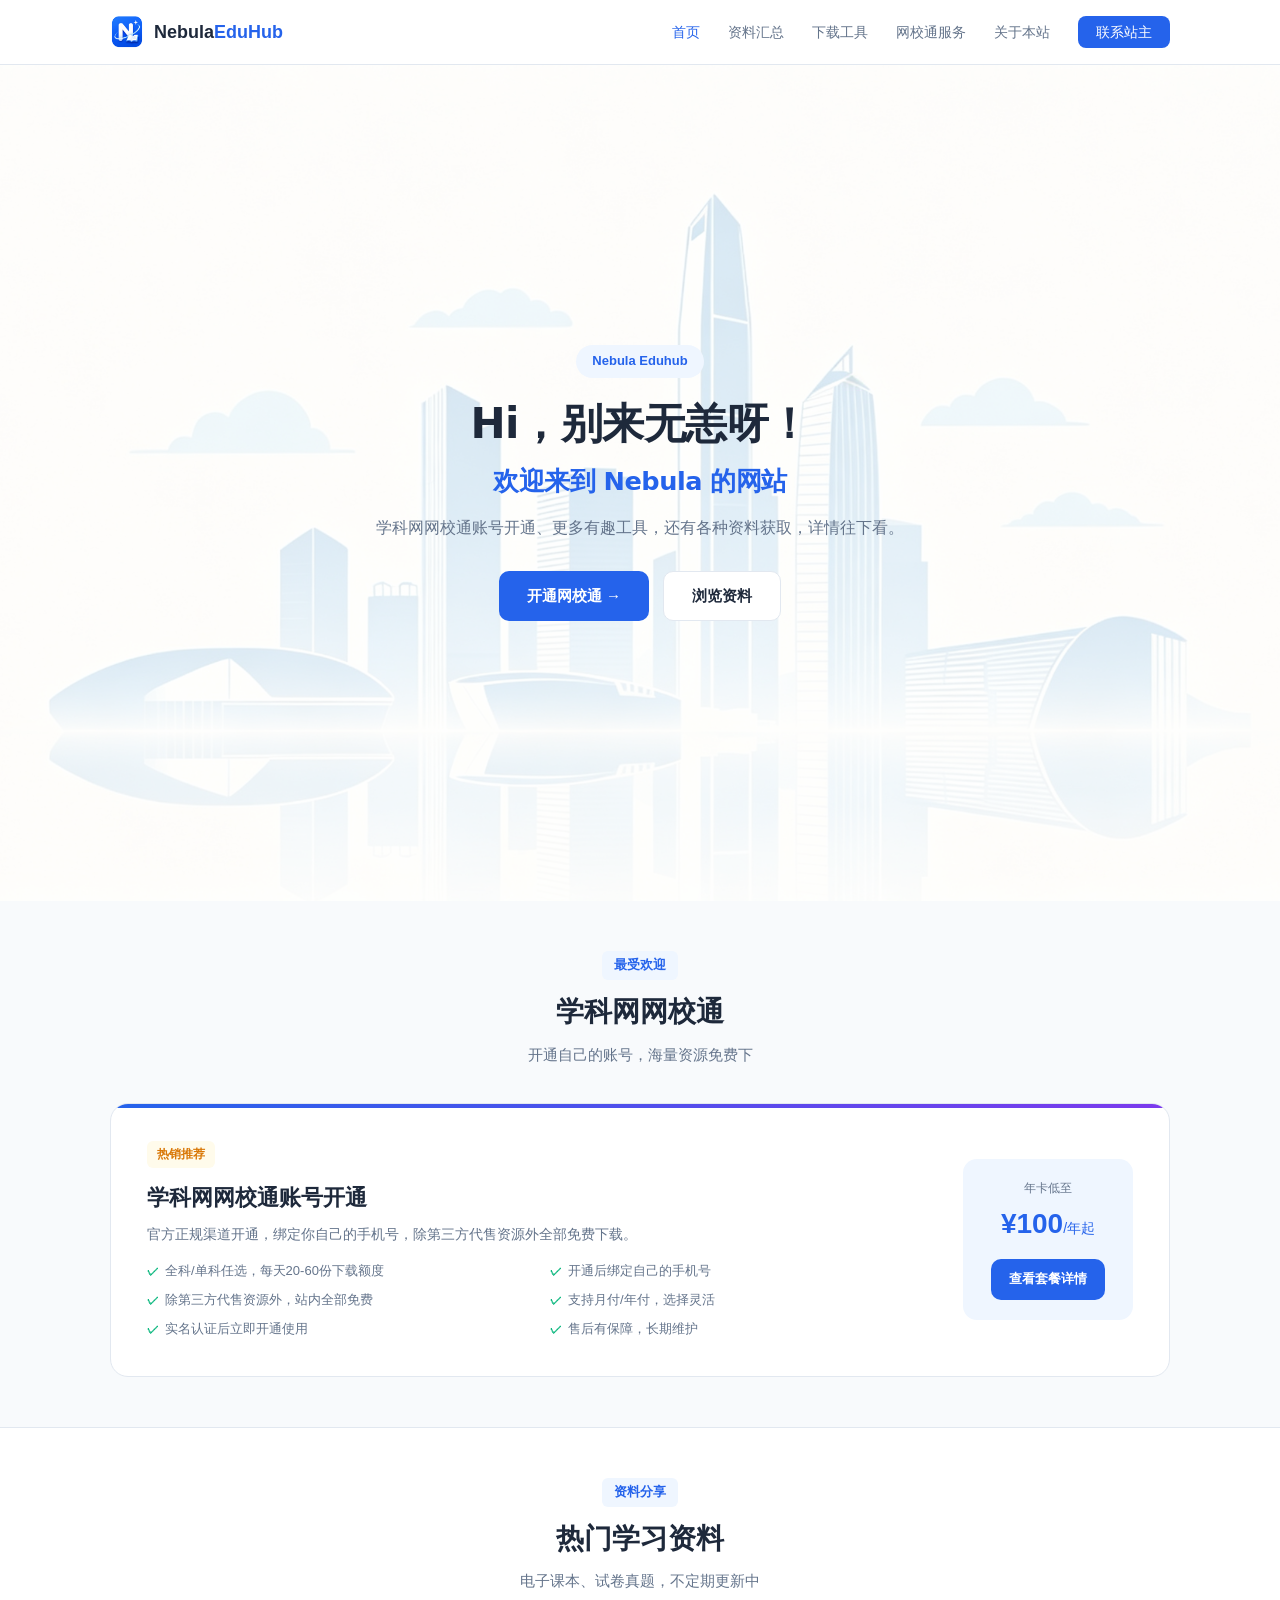
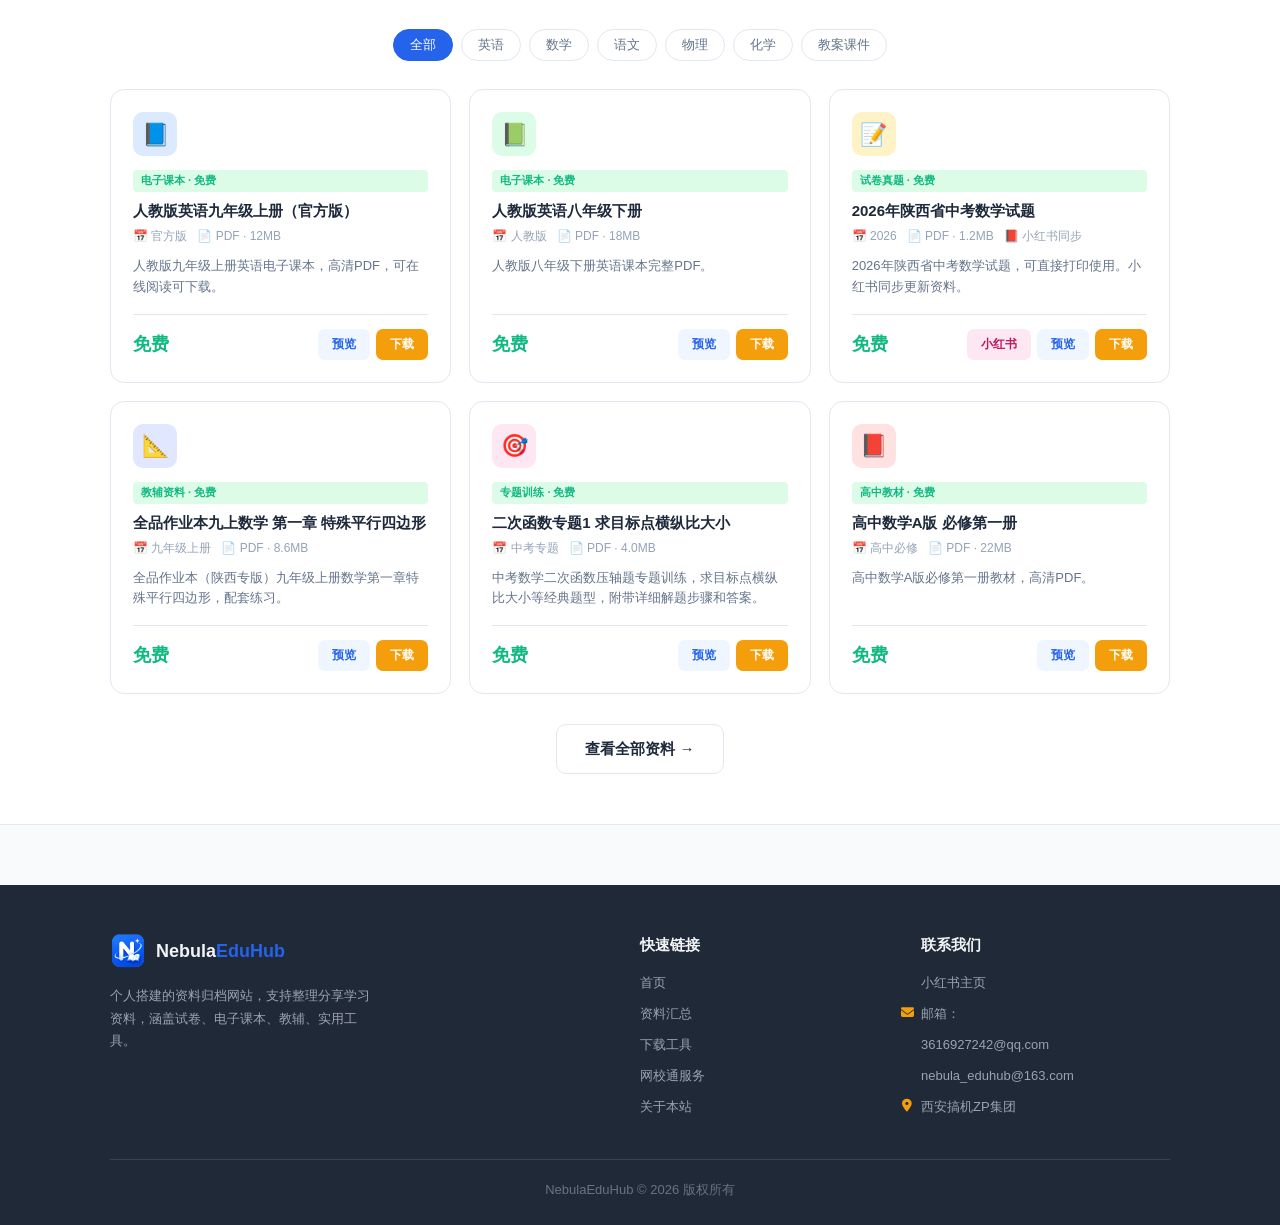
<file: index.html>
<!DOCTYPE html>
<html lang="zh-CN">
<head>
    <meta charset="UTF-8">
    <meta name="viewport" content="width=device-width, initial-scale=1.0">
    <title>Nebula EduHub</title>
    <meta name="description" content="学科网网校通账号开通、更多有趣工具，还有各种资料获取，详情往下看。">
    <link rel="icon" href="favicon.ico" type="image/x-icon">
    <link rel="shortcut icon" href="favicon.ico" type="image/x-icon">
    <link rel="icon" type="image/png" href="images/logo.png">
    <link rel="apple-touch-icon" href="images/logo.png">
    <link rel="stylesheet" href="css/style.css">
    <link href="https://cdnjs.cloudflare.com/ajax/libs/font-awesome/6.7.2/css/all.min.css" rel="stylesheet">
</head>
<body>

<!-- 导航栏 -->
<nav class="navbar">
    <div class="container nav-inner">
        <a href="index.html" class="logo">
            <img src="images/logo.png" alt="NebulaEduHub" class="logo-icon">
            <span class="logo-text">Nebula<span>EduHub</span></span>
        </a>
        <ul class="nav-links" id="navLinks">
            <li><a href="index.html" class="active">首页</a></li>
            <li><a href="search.html">资料汇总</a></li>
            <li><a href="tools.html">下载工具</a></li>
            <li><a href="packages.html">网校通服务</a></li>
            <li><a href="about.html">关于本站</a></li>
            <li><a href="about.html#contact" class="nav-cta">联系站主</a></li>
        </ul>
        <button class="menu-toggle" onclick="toggleMenu()">☰</button>
    </div>
</nav>

<!-- Hero -->
<section class="hero">
    <div class="container">
        <div class="hero-badge">Nebula Eduhub</div>
        <h1>Hi，别来无恙呀！<br><span>欢迎来到 Nebula 的网站</span></h1>
        <p>学科网网校通账号开通、更多有趣工具，还有各种资料获取，详情往下看。</p>
        <div class="hero-buttons">
            <a href="packages.html" class="btn btn-primary">开通网校通 →</a>
            <a href="search.html" class="btn btn-outline">浏览资料</a>
        </div>
    </div>
</section>

<!-- 主推：网校通 -->
<section class="section">
    <div class="container">
        <div class="section-header">
            <span class="section-tag">最受欢迎</span>
            <h2 class="section-title">学科网网校通</h2>
            <p class="section-desc">开通自己的账号，海量资源免费下</p>
        </div>

        <div class="featured-card">
            <div>
                <span class="featured-badge">热销推荐</span>
                <h3>学科网网校通账号开通</h3>
                <p>官方正规渠道开通，绑定你自己的手机号，除第三方代售资源外全部免费下载。</p>
                <ul class="featured-list">
                    <li>全科/单科任选，每天20-60份下载额度</li>
                    <li>开通后绑定自己的手机号</li>
                    <li>除第三方代售资源外，站内全部免费</li>
                    <li>支持月付/年付，选择灵活</li>
                    <li>实名认证后立即开通使用</li>
                    <li>售后有保障，长期维护</li>
                </ul>
            </div>
            <div class="featured-price">
                <div class="label">年卡低至</div>
                <div class="amount">¥100<small>/年起</small></div>
                <a href="packages.html" class="btn btn-primary">查看套餐详情</a>
            </div>
        </div>
    </div>
</section>

<!-- 热门资料 -->
<section class="section section-alt">
    <div class="container">
        <div class="section-header">
            <span class="section-tag">资料分享</span>
            <h2 class="section-title">热门学习资料</h2>
            <p class="section-desc">电子课本、试卷真题，不定期更新中</p>
        </div>

        <div class="filter-tabs">
            <button class="filter-tab active" onclick="filterResources(this,'all')">全部</button>
            <button class="filter-tab" onclick="filterResources(this,'english')">英语</button>
            <button class="filter-tab" onclick="filterResources(this,'math')">数学</button>
            <button class="filter-tab" onclick="filterResources(this,'chinese')">语文</button>
            <button class="filter-tab" onclick="filterResources(this,'physics')">物理</button>
            <button class="filter-tab" onclick="filterResources(this,'chemistry')">化学</button>
            <button class="filter-tab" onclick="filterResources(this,'plan')">教案课件</button>
        </div>

        <div class="resource-grid">
            <div class="resource-card" data-cat="english">
                <div class="resource-icon" style="background:#dbeafe;">📘</div>
                <span class="resource-type type-free">电子课本 · 免费</span>
                <h4>人教版英语九年级上册（官方版）</h4>
                <div class="resource-meta">
                    <span>📅 官方版</span>
                    <span>📄 PDF · 12MB</span>
                </div>
                <p class="resource-desc">人教版九年级上册英语电子课本，高清PDF，可在线阅读可下载。</p>
                <div class="resource-footer">
                    <span class="resource-price free">免费</span>
                    <div style="display:flex;gap:6px;">
                        <a href="materials/电子课本/人教版英语九年级上册.pdf" target="_blank" class="resource-btn btn-get" style="background:#eff6ff;color:#2563eb;">预览</a>
                        <a href="materials/电子课本/人教版英语九年级上册.pdf" download class="resource-btn btn-buy">下载</a>
                    </div>
                </div>
            </div>
            <div class="resource-card" data-cat="english">
                <div class="resource-icon" style="background:#dcfce7;">📗</div>
                <span class="resource-type type-free">电子课本 · 免费</span>
                <h4>人教版英语八年级下册</h4>
                <div class="resource-meta">
                    <span>📅 人教版</span>
                    <span>📄 PDF · 18MB</span>
                </div>
                <p class="resource-desc">人教版八年级下册英语课本完整PDF。</p>
                <div class="resource-footer">
                    <span class="resource-price free">免费</span>
                    <div style="display:flex;gap:6px;">
                        <a href="materials/电子课本/人教版英语八年级下册.pdf" target="_blank" class="resource-btn btn-get" style="background:#eff6ff;color:#2563eb;">预览</a>
                        <a href="materials/电子课本/人教版英语八年级下册.pdf" download class="resource-btn btn-buy">下载</a>
                    </div>
                </div>
            </div>
            <div class="resource-card" data-cat="math">
                <div class="resource-icon" style="background:#fef3c7;">📝</div>
                <span class="resource-type type-free">试卷真题 · 免费</span>
                <h4>2026年陕西省中考数学试题</h4>
                <div class="resource-meta">
                    <span>📅 2026</span>
                    <span>📄 PDF · 1.2MB</span>
                    <span>📕 小红书同步</span>
                </div>
                <p class="resource-desc">2026年陕西省中考数学试题，可直接打印使用。小红书同步更新资料。</p>
                <div class="resource-footer">
                    <span class="resource-price free">免费</span>
                    <div style="display:flex;gap:6px;">
                        <a href="https://xhslink.cn/o/3DAHQDqtNqr" target="_blank" class="resource-btn btn-get" style="background:#fce7f3;color:#be185d;">小红书</a>
                        <a href="materials/专题训练/2026年陕西省中考数学试题.pdf" target="_blank" class="resource-btn btn-get" style="background:#eff6ff;color:#2563eb;">预览</a>
                        <a href="materials/专题训练/2026年陕西省中考数学试题.pdf" download class="resource-btn btn-buy">下载</a>
                    </div>
                </div>
            </div>
            <div class="resource-card" data-cat="math">
                <div class="resource-icon" style="background:#e0e7ff;">📐</div>
                <span class="resource-type type-free">教辅资料 · 免费</span>
                <h4>全品作业本九上数学 第一章 特殊平行四边形</h4>
                <div class="resource-meta">
                    <span>📅 九年级上册</span>
                    <span>📄 PDF · 8.6MB</span>
                </div>
                <p class="resource-desc">全品作业本（陕西专版）九年级上册数学第一章特殊平行四边形，配套练习。</p>
                <div class="resource-footer">
                    <span class="resource-price free">免费</span>
                    <div style="display:flex;gap:6px;">
                        <a href="materials/全品作业本/全品作业本九上数学_第一章特殊平行四边形.pdf" target="_blank" class="resource-btn btn-get" style="background:#eff6ff;color:#2563eb;">预览</a>
                        <a href="materials/全品作业本/全品作业本九上数学_第一章特殊平行四边形.pdf" download class="resource-btn btn-buy">下载</a>
                    </div>
                </div>
            </div>
            <div class="resource-card" data-cat="math">
                <div class="resource-icon" style="background:#fce7f3;">🎯</div>
                <span class="resource-type type-free">专题训练 · 免费</span>
                <h4>二次函数专题1 求目标点横纵比大小</h4>
                <div class="resource-meta">
                    <span>📅 中考专题</span>
                    <span>📄 PDF · 4.0MB</span>
                </div>
                <p class="resource-desc">中考数学二次函数压轴题专题训练，求目标点横纵比大小等经典题型，附带详细解题步骤和答案。</p>
                <div class="resource-footer">
                    <span class="resource-price free">免费</span>
                    <div style="display:flex;gap:6px;">
                        <a href="materials/专题训练/二次函数专题1_求目标点横纵比大小.pdf" target="_blank" class="resource-btn btn-get" style="background:#eff6ff;color:#2563eb;">预览</a>
                        <a href="materials/专题训练/二次函数专题1_求目标点横纵比大小.pdf" download class="resource-btn btn-buy">下载</a>
                    </div>
                </div>
            </div>
            <div class="resource-card" data-cat="plan">
                <div class="resource-icon" style="background:#fee2e2;">📕</div>
                <span class="resource-type type-free">高中教材 · 免费</span>
                <h4>高中数学A版 必修第一册</h4>
                <div class="resource-meta">
                    <span>📅 高中必修</span>
                    <span>📄 PDF · 22MB</span>
                </div>
                <p class="resource-desc">高中数学A版必修第一册教材，高清PDF。</p>
                <div class="resource-footer">
                    <span class="resource-price free">免费</span>
                    <div style="display:flex;gap:6px;">
                        <a href="materials/高中数学/高中数学A版_数学 必修 第一册（A版）.pdf" target="_blank" class="resource-btn btn-get" style="background:#eff6ff;color:#2563eb;">预览</a>
                        <a href="materials/高中数学/高中数学A版_数学 必修 第一册（A版）.pdf" download class="resource-btn btn-buy">下载</a>
                    </div>
                </div>
            </div>
        </div>
        <div style="text-align:center;margin-top:30px;">
            <a href="search.html" class="btn btn-outline">查看全部资料 →</a>
        </div>
    </div>
</section>

<!-- 页脚 -->
<footer class="footer-new">
    <div class="container">
        <div class="footer-grid">
            <div class="footer-col">
                <div class="footer-brand">
                    <img src="images/logo.png" alt="NebulaEduHub" class="logo-icon">
                    <span>Nebula<span>EduHub</span></span>
                </div>
                <p class="footer-desc">个人搭建的资料归档网站，支持整理分享学习资料，涵盖试卷、电子课本、教辅、实用工具。</p>
            </div>
            <div class="footer-col">
                <h4 class="footer-title">快速链接</h4>
                <ul class="footer-list">
                    <li><a href="index.html">首页</a></li>
                    <li><a href="search.html">资料汇总</a></li>
                    <li><a href="tools.html">下载工具</a></li>
                    <li><a href="packages.html">网校通服务</a></li>
                    <li><a href="about.html">关于本站</a></li>
                </ul>
            </div>
            <div class="footer-col">
                <h4 class="footer-title">联系我们</h4>
                <ul class="footer-list">
                    <li><a href="https://xhslink.cn/m/7uavnstEfuR" target="_blank">小红书主页</a></li>
                    <li><i class="fa-solid fa-envelope footer-icon"></i>邮箱：
                    <li>3616927242@qq.com</li>
                    <li>nebula_eduhub@163.com</li>
                     <li><i class="fa-solid fa-location-dot footer-icon"></i>西安搞机ZP集团</li>
                </ul>
            </div>
        </div>
        <div class="footer-bottom">
            <p>NebulaEduHub © 2026 版权所有</p>
        </div>
    </div>
</footer>

<script src="js/main.js"></script>
</body>
</html>
</file>
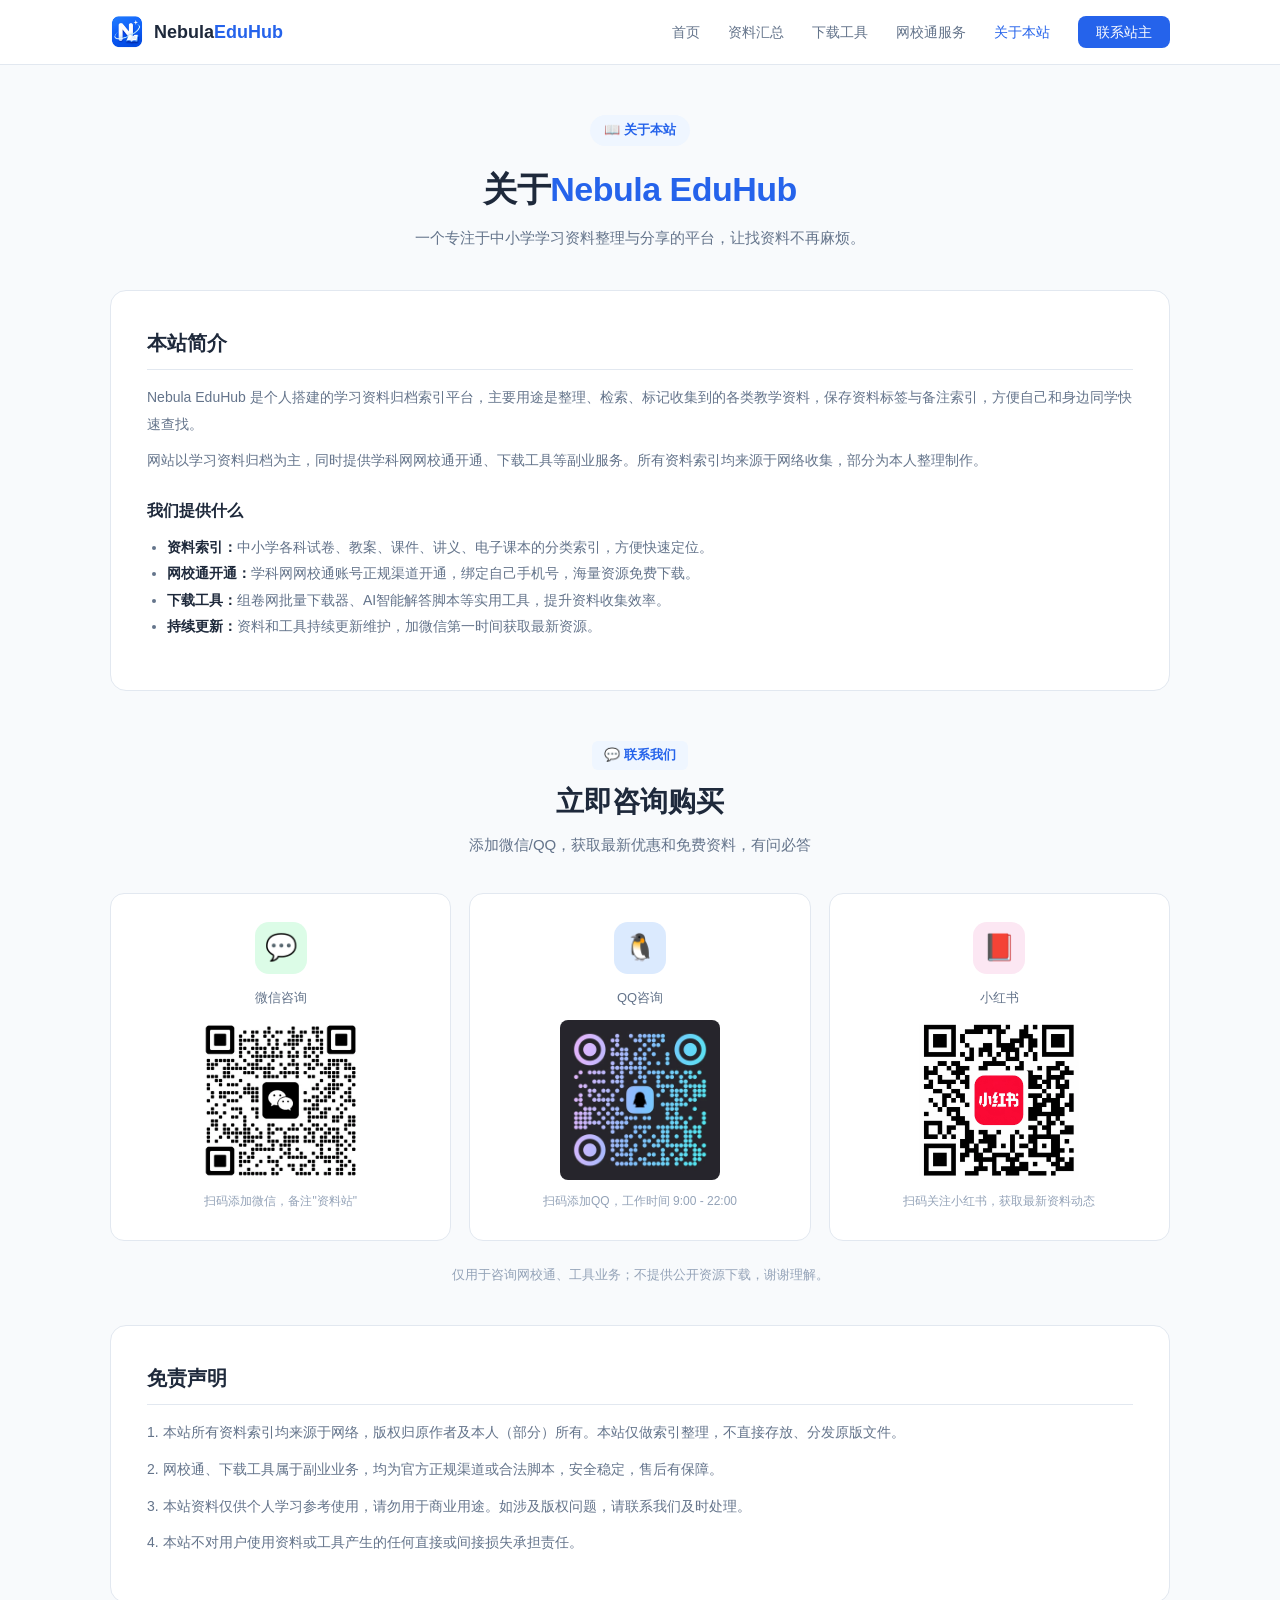
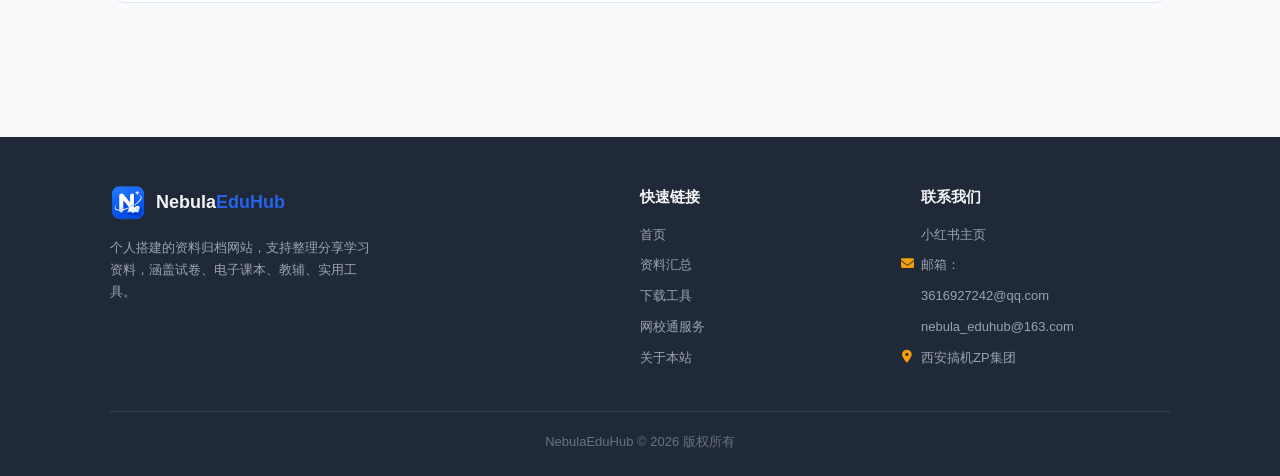
<file: about.html>
<!DOCTYPE html>
<html lang="zh-CN">
<head>
    <meta charset="UTF-8">
    <meta name="viewport" content="width=device-width, initial-scale=1.0">
    <title>关于本站-Nebula EduHub</title>
    <link rel="icon" href="favicon.ico" type="image/x-icon">
    <link rel="shortcut icon" href="favicon.ico" type="image/x-icon">
    <link rel="icon" type="image/png" href="images/logo.png">
    <link rel="apple-touch-icon" href="images/logo.png">
    <link rel="stylesheet" href="css/style.css">
    <link href="https://cdnjs.cloudflare.com/ajax/libs/font-awesome/6.7.2/css/all.min.css" rel="stylesheet">
</head>
<body>

<!-- 导航栏 -->
<nav class="navbar">
    <div class="container nav-inner">
        <a href="index.html" class="logo">
            <img src="images/logo.png" alt="NebulaEduHub" class="logo-icon">
            <span class="logo-text">Nebula<span>EduHub</span></span>
        </a>
        <ul class="nav-links" id="navLinks">
            <li><a href="index.html">首页</a></li>
            <li><a href="search.html">资料汇总</a></li>
            <li><a href="tools.html">下载工具</a></li>
            <li><a href="packages.html">网校通服务</a></li>
            <li><a href="about.html" class="active">关于本站</a></li>
            <li><a href="#contact" class="nav-cta">联系站主</a></li>
        </ul>
        <button class="menu-toggle" onclick="toggleMenu()">☰</button>
    </div>
</nav>

<!-- 页面标题 -->
<section class="page-hero">
    <div class="container">
        <div class="badge">📖 关于本站</div>
        <h1>关于<span>Nebula EduHub</span></h1>
        <p>一个专注于中小学学习资料整理与分享的平台，让找资料不再麻烦。</p>
    </div>
</section>

<!-- 关于内容 -->
<section class="section" style="padding-top:10px;">
    <div class="container">
        <div class="about-content">
            <h3>本站简介</h3>
            <p>Nebula EduHub 是个人搭建的学习资料归档索引平台，主要用途是整理、检索、标记收集到的各类教学资料，保存资料标签与备注索引，方便自己和身边同学快速查找。</p>
            <p>网站以学习资料归档为主，同时提供学科网网校通开通、下载工具等副业服务。所有资料索引均来源于网络收集，部分为本人整理制作。</p>

            <h4>我们提供什么</h4>
            <ul>
                <li><strong>资料索引：</strong>中小学各科试卷、教案、课件、讲义、电子课本的分类索引，方便快速定位。</li>
                <li><strong>网校通开通：</strong>学科网网校通账号正规渠道开通，绑定自己手机号，海量资源免费下载。</li>
                <li><strong>下载工具：</strong>组卷网批量下载器、AI智能解答脚本等实用工具，提升资料收集效率。</li>
                <li><strong>持续更新：</strong>资料和工具持续更新维护，加微信第一时间获取最新资源。</li>
            </ul>
        </div>

        <!-- 联系方式 -->
        <div id="contact" class="section-header" style="margin-top:50px;">
            <span class="section-tag">💬 联系我们</span>
            <h2 class="section-title">立即咨询购买</h2>
            <p class="section-desc">添加微信/QQ，获取最新优惠和免费资料，有问必答</p>
        </div>

        <div class="contact-grid">
            <div class="contact-card">
                <div class="contact-icon" style="background:#dcfce7;">💬</div>
                <div class="label">微信咨询</div>
                <img src="images/wechat.png" alt="微信二维码" style="width:160px;height:160px;margin:12px auto;border-radius:8px;display:block;">
                <div class="hint">扫码添加微信，备注"资料站"</div>
            </div>
            <div class="contact-card">
                <div class="contact-icon" style="background:#dbeafe;">🐧</div>
                <div class="label">QQ咨询</div>
                <img src="images/qq.png" alt="QQ二维码" style="width:160px;height:160px;margin:12px auto;border-radius:8px;display:block;">
                <div class="hint">扫码添加QQ，工作时间 9:00 - 22:00</div>
            </div>
            <div class="contact-card">
                <div class="contact-icon" style="background:#fce7f3;">📕</div>
                <div class="label">小红书</div>
                <img src="images/xiaohongshu.png" alt="小红书二维码" style="width:160px;height:160px;margin:12px auto;border-radius:8px;display:block;">
                <div class="hint">扫码关注小红书，获取最新资料动态</div>
            </div>
        </div>

        <div style="text-align:center;margin-top:24px;">
            <p style="font-size:13px;color:var(--text-muted);">仅用于咨询网校通、工具业务；不提供公开资源下载，谢谢理解。</p>
        </div>

        <!-- 免责声明 -->
        <div class="about-content" style="margin-top:40px;">
            <h3>免责声明</h3>
            <p>1. 本站所有资料索引均来源于网络，版权归原作者及本人（部分）所有。本站仅做索引整理，不直接存放、分发原版文件。</p>
            <p>2. 网校通、下载工具属于副业业务，均为官方正规渠道或合法脚本，安全稳定，售后有保障。</p>
            <p>3. 本站资料仅供个人学习参考使用，请勿用于商业用途。如涉及版权问题，请联系我们及时处理。</p>
            <p>4. 本站不对用户使用资料或工具产生的任何直接或间接损失承担责任。</p>
        </div>
    </div>
</section>

<!-- 页脚 -->
<footer class="footer-new">
    <div class="container">
        <div class="footer-grid">
            <div class="footer-col">
                <div class="footer-brand">
                    <img src="images/logo.png" alt="NebulaEduHub" class="logo-icon">
                    <span>Nebula<span>EduHub</span></span>
                </div>
                <p class="footer-desc">个人搭建的资料归档网站，支持整理分享学习资料，涵盖试卷、电子课本、教辅、实用工具。</p>
            </div>
            <div class="footer-col">
                <h4 class="footer-title">快速链接</h4>
                <ul class="footer-list">
                    <li><a href="index.html">首页</a></li>
                    <li><a href="search.html">资料汇总</a></li>
                    <li><a href="tools.html">下载工具</a></li>
                    <li><a href="packages.html">网校通服务</a></li>
                    <li><a href="about.html">关于本站</a></li>
                </ul>
            </div>
            <div class="footer-col">
                <h4 class="footer-title">联系我们</h4>
                <ul class="footer-list">
                    <li><a href="https://xhslink.cn/m/7uavnstEfuR" target="_blank">小红书主页</a></li>
                    <li><i class="fa-solid fa-envelope footer-icon"></i>邮箱：
                    <li>3616927242@qq.com</li>
                    <li>nebula_eduhub@163.com</li>
                     <li><i class="fa-solid fa-location-dot footer-icon"></i>西安搞机ZP集团</li>
                </ul>
            </div>
        </div>
        <div class="footer-bottom">
            <p>NebulaEduHub © 2026 版权所有</p>
        </div>
    </div>
</footer>

<script src="js/main.js"></script>
</body>
</html>
</file>
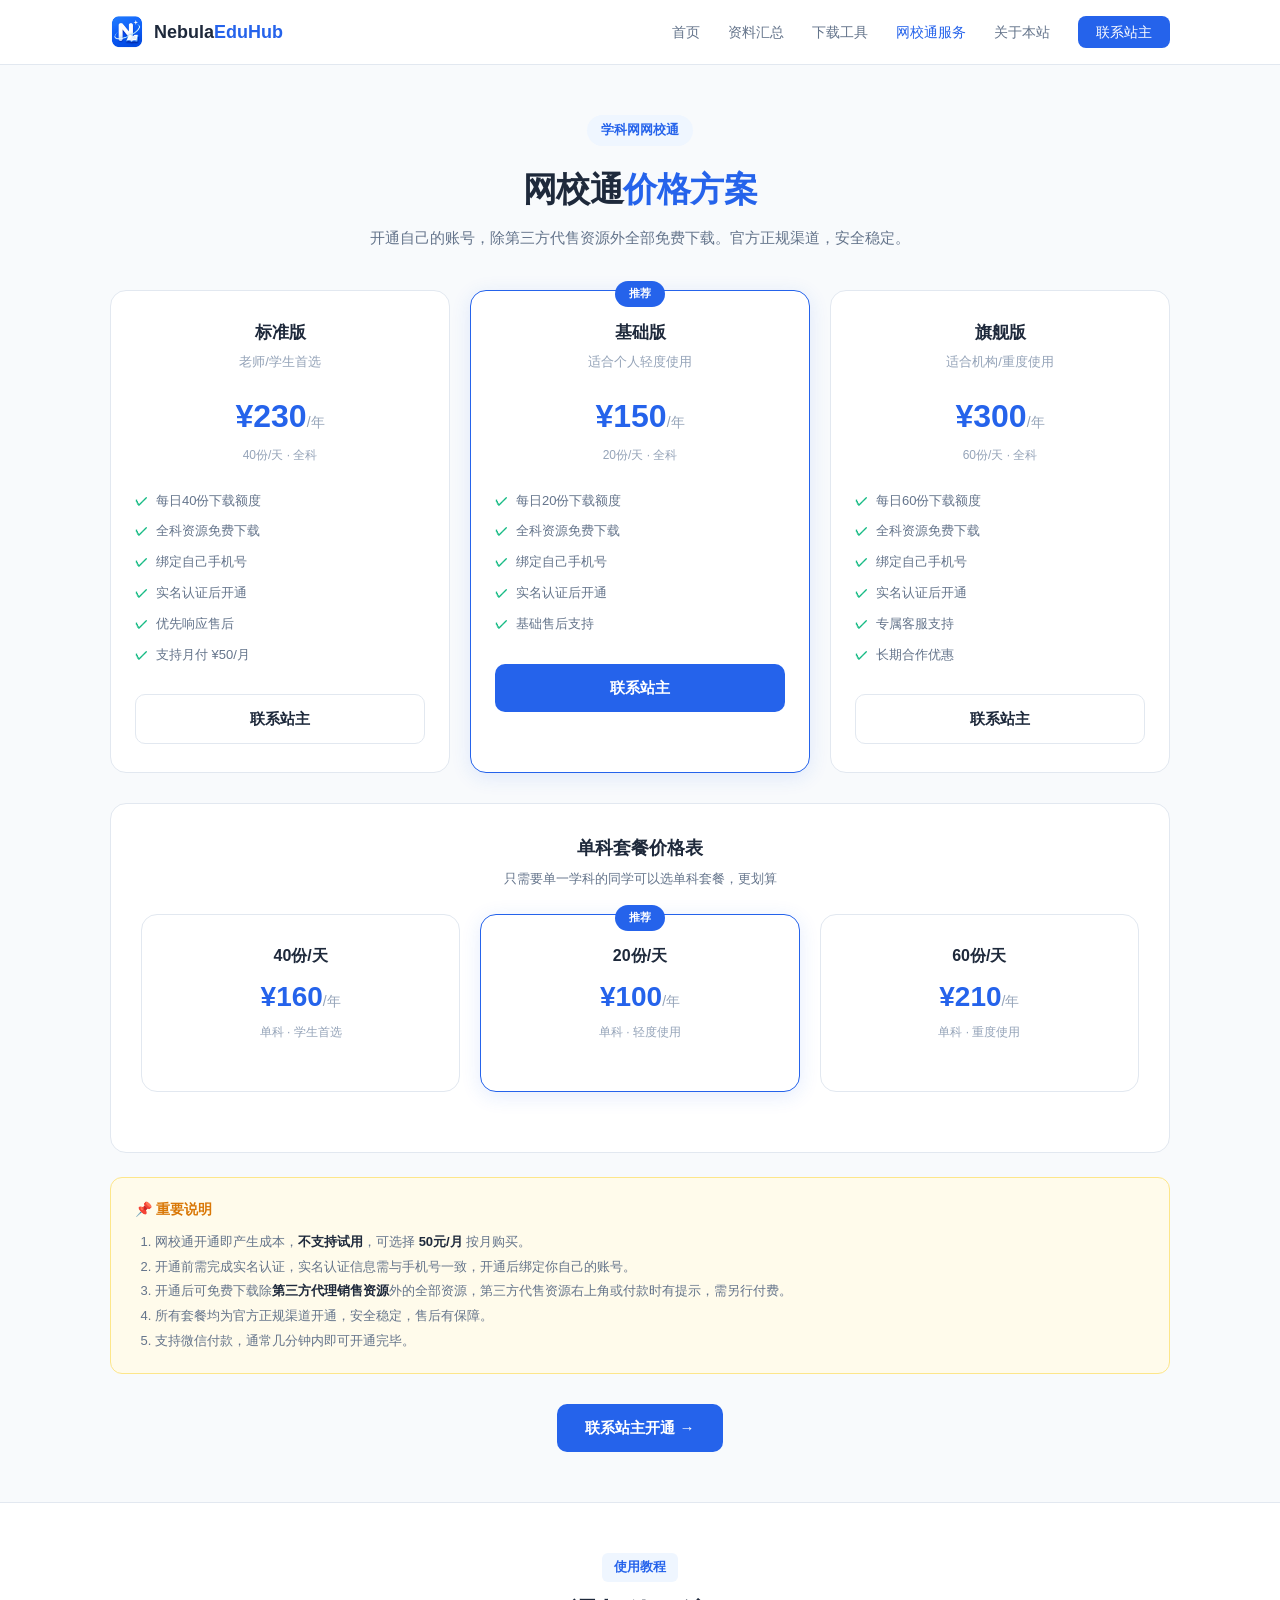
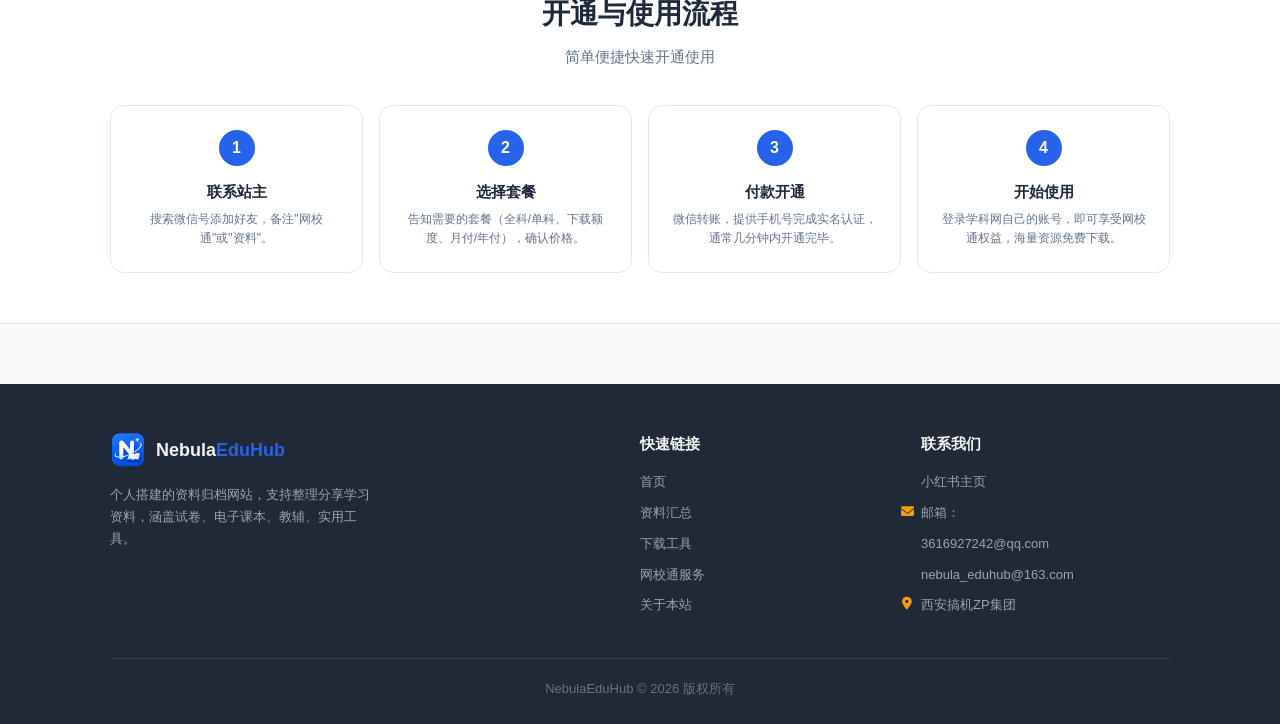
<file: packages.html>
<!DOCTYPE html>
<html lang="zh-CN">
<head>
    <meta charset="UTF-8">
    <meta name="viewport" content="width=device-width, initial-scale=1.0">
    <title>网校通服务-Nebula EduHub</title>
    <link rel="icon" href="favicon.ico" type="image/x-icon">
    <link rel="shortcut icon" href="favicon.ico" type="image/x-icon">
    <link rel="icon" type="image/png" href="images/logo.png">
    <link rel="apple-touch-icon" href="images/logo.png">
    <link rel="stylesheet" href="css/style.css">
    <link href="https://cdnjs.cloudflare.com/ajax/libs/font-awesome/6.7.2/css/all.min.css" rel="stylesheet">
</head>
<body>

<!-- 导航栏 -->
<nav class="navbar">
    <div class="container nav-inner">
        <a href="index.html" class="logo">
            <img src="images/logo.png" alt="NebulaEduHub" class="logo-icon">
            <span class="logo-text">Nebula<span>EduHub</span></span>
        </a>
        <ul class="nav-links" id="navLinks">
            <li><a href="index.html">首页</a></li>
            <li><a href="search.html">资料汇总</a></li>
            <li><a href="tools.html">下载工具</a></li>
            <li><a href="packages.html" class="active">网校通服务</a></li>
            <li><a href="about.html">关于本站</a></li>
            <li><a href="about.html#contact" class="nav-cta">联系站主</a></li>
        </ul>
        <button class="menu-toggle" onclick="toggleMenu()">☰</button>
    </div>
</nav>

<!-- 页面标题 -->
<section class="page-hero">
    <div class="container">
        <div class="badge">学科网网校通</div>
        <h1>网校通<span>价格方案</span></h1>
        <p>开通自己的账号，除第三方代售资源外全部免费下载。官方正规渠道，安全稳定。</p>
    </div>
</section>

<!-- 套餐卡片 -->
<section class="section" style="padding-top:10px;">
    <div class="container">
        <div class="package-grid">
            <div class="package-card">
                <h4>标准版</h4>
                <div class="desc">老师/学生首选</div>
                <div class="price">¥230<small>/年</small></div>
                <div class="unit">40份/天 · 全科</div>
                <ul>
                    <li>每日40份下载额度</li>
                    <li>全科资源免费下载</li>
                    <li>绑定自己手机号</li>
                    <li>实名认证后开通</li>
                    <li>优先响应售后</li>
                    <li>支持月付 ¥50/月</li>
                </ul>
                <a href="about.html#contact" class="btn btn-outline">联系站主</a>
            </div>

            <div class="package-card featured">
                <div class="badge">推荐</div>
                <h4>基础版</h4>
                <div class="desc">适合个人轻度使用</div>
                <div class="price">¥150<small>/年</small></div>
                <div class="unit">20份/天 · 全科</div>
                <ul>
                    <li>每日20份下载额度</li>
                    <li>全科资源免费下载</li>
                    <li>绑定自己手机号</li>
                    <li>实名认证后开通</li>
                    <li>基础售后支持</li>
                </ul>
                <a href="about.html#contact" class="btn btn-primary">联系站主</a>
            </div>

            <div class="package-card">
                <h4>旗舰版</h4>
                <div class="desc">适合机构/重度使用</div>
                <div class="price">¥300<small>/年</small></div>
                <div class="unit">60份/天 · 全科</div>
                <ul>
                    <li>每日60份下载额度</li>
                    <li>全科资源免费下载</li>
                    <li>绑定自己手机号</li>
                    <li>实名认证后开通</li>
                    <li>专属客服支持</li>
                    <li>长期合作优惠</li>
                </ul>
                <a href="about.html#contact" class="btn btn-outline">联系站主</a>
            </div>
        </div>

        <!-- 单科价格说明 -->
        <div class="pricing-wrap">
            <h3>单科套餐价格表</h3>
            <p class="sub">只需要单一学科的同学可以选单科套餐，更划算</p>
            <div class="package-grid" style="margin-top:20px;">
                <div class="package-card">
                    <h4 style="font-size:16px;">40份/天</h4>
                    <div class="price" style="font-size:28px;">¥160<small>/年</small></div>
                    <div class="unit">单科 · 学生首选</div>
                </div>
                <div class="package-card featured">
                    <div class="badge">推荐</div>
                    <h4 style="font-size:16px;">20份/天</h4>
                    <div class="price" style="font-size:28px;">¥100<small>/年</small></div>
                    <div class="unit">单科 · 轻度使用</div>
                </div>
                <div class="package-card">
                    <h4 style="font-size:16px;">60份/天</h4>
                    <div class="price" style="font-size:28px;">¥210<small>/年</small></div>
                    <div class="unit">单科 · 重度使用</div>
                </div>
            </div>
        </div>

        <!-- 重要说明 -->
        <div class="pricing-notes">
            <h4>📌 重要说明</h4>
            <ol>
                <li>网校通开通即产生成本，<strong>不支持试用</strong>，可选择 <strong>50元/月</strong> 按月购买。</li>
                <li>开通前需完成实名认证，实名认证信息需与手机号一致，开通后绑定你自己的账号。</li>
                <li>开通后可免费下载除<strong>第三方代理销售资源</strong>外的全部资源，第三方代售资源右上角或付款时有提示，需另行付费。</li>
                <li>所有套餐均为官方正规渠道开通，安全稳定，售后有保障。</li>
                <li>支持微信付款，通常几分钟内即可开通完毕。</li>
            </ol>
        </div>

        <div style="text-align:center;margin-top:30px;">
            <a href="about.html#contact" class="btn btn-primary">联系站主开通 →</a>
        </div>
    </div>
</section>

<!-- 使用流程 -->
<section class="section section-alt">
    <div class="container">
        <div class="section-header">
            <span class="section-tag">使用教程</span>
            <h2 class="section-title">开通与使用流程</h2>
            <p class="section-desc">简单便捷快速开通使用</p>
        </div>

        <div class="steps">
            <div class="step-card">
                <div class="step-number">1</div>
                <h4>联系站主</h4>
                <p>搜索微信号添加好友，备注"网校通"或"资料"。</p>
            </div>
            <div class="step-card">
                <div class="step-number">2</div>
                <h4>选择套餐</h4>
                <p>告知需要的套餐（全科/单科、下载额度、月付/年付），确认价格。</p>
            </div>
            <div class="step-card">
                <div class="step-number">3</div>
                <h4>付款开通</h4>
                <p>微信转账，提供手机号完成实名认证，通常几分钟内开通完毕。</p>
            </div>
            <div class="step-card">
                <div class="step-number">4</div>
                <h4>开始使用</h4>
                <p>登录学科网自己的账号，即可享受网校通权益，海量资源免费下载。</p>
            </div>
        </div>
    </div>
</section>

<!-- 页脚 -->
<footer class="footer-new">
    <div class="container">
        <div class="footer-grid">
            <div class="footer-col">
                <div class="footer-brand">
                    <img src="images/logo.png" alt="NebulaEduHub" class="logo-icon">
                    <span>Nebula<span>EduHub</span></span>
                </div>
                <p class="footer-desc">个人搭建的资料归档网站，支持整理分享学习资料，涵盖试卷、电子课本、教辅、实用工具。</p>
            </div>
            <div class="footer-col">
                <h4 class="footer-title">快速链接</h4>
                <ul class="footer-list">
                    <li><a href="index.html">首页</a></li>
                    <li><a href="search.html">资料汇总</a></li>
                    <li><a href="tools.html">下载工具</a></li>
                    <li><a href="packages.html">网校通服务</a></li>
                    <li><a href="about.html">关于本站</a></li>
                </ul>
            </div>
            <div class="footer-col">
                <h4 class="footer-title">联系我们</h4>
                <ul class="footer-list">
                    <li><a href="https://xhslink.cn/m/7uavnstEfuR" target="_blank">小红书主页</a></li>
                    <li><i class="fa-solid fa-envelope footer-icon"></i>邮箱：
                    <li>3616927242@qq.com</li>
                    <li>nebula_eduhub@163.com</li>
                     <li><i class="fa-solid fa-location-dot footer-icon"></i>西安搞机ZP集团</li>
                </ul>
            </div>
        </div>
        <div class="footer-bottom">
            <p>NebulaEduHub © 2026 版权所有</p>
        </div>
    </div>
</footer>

<script src="js/main.js"></script>
</body>
</html>
</file>
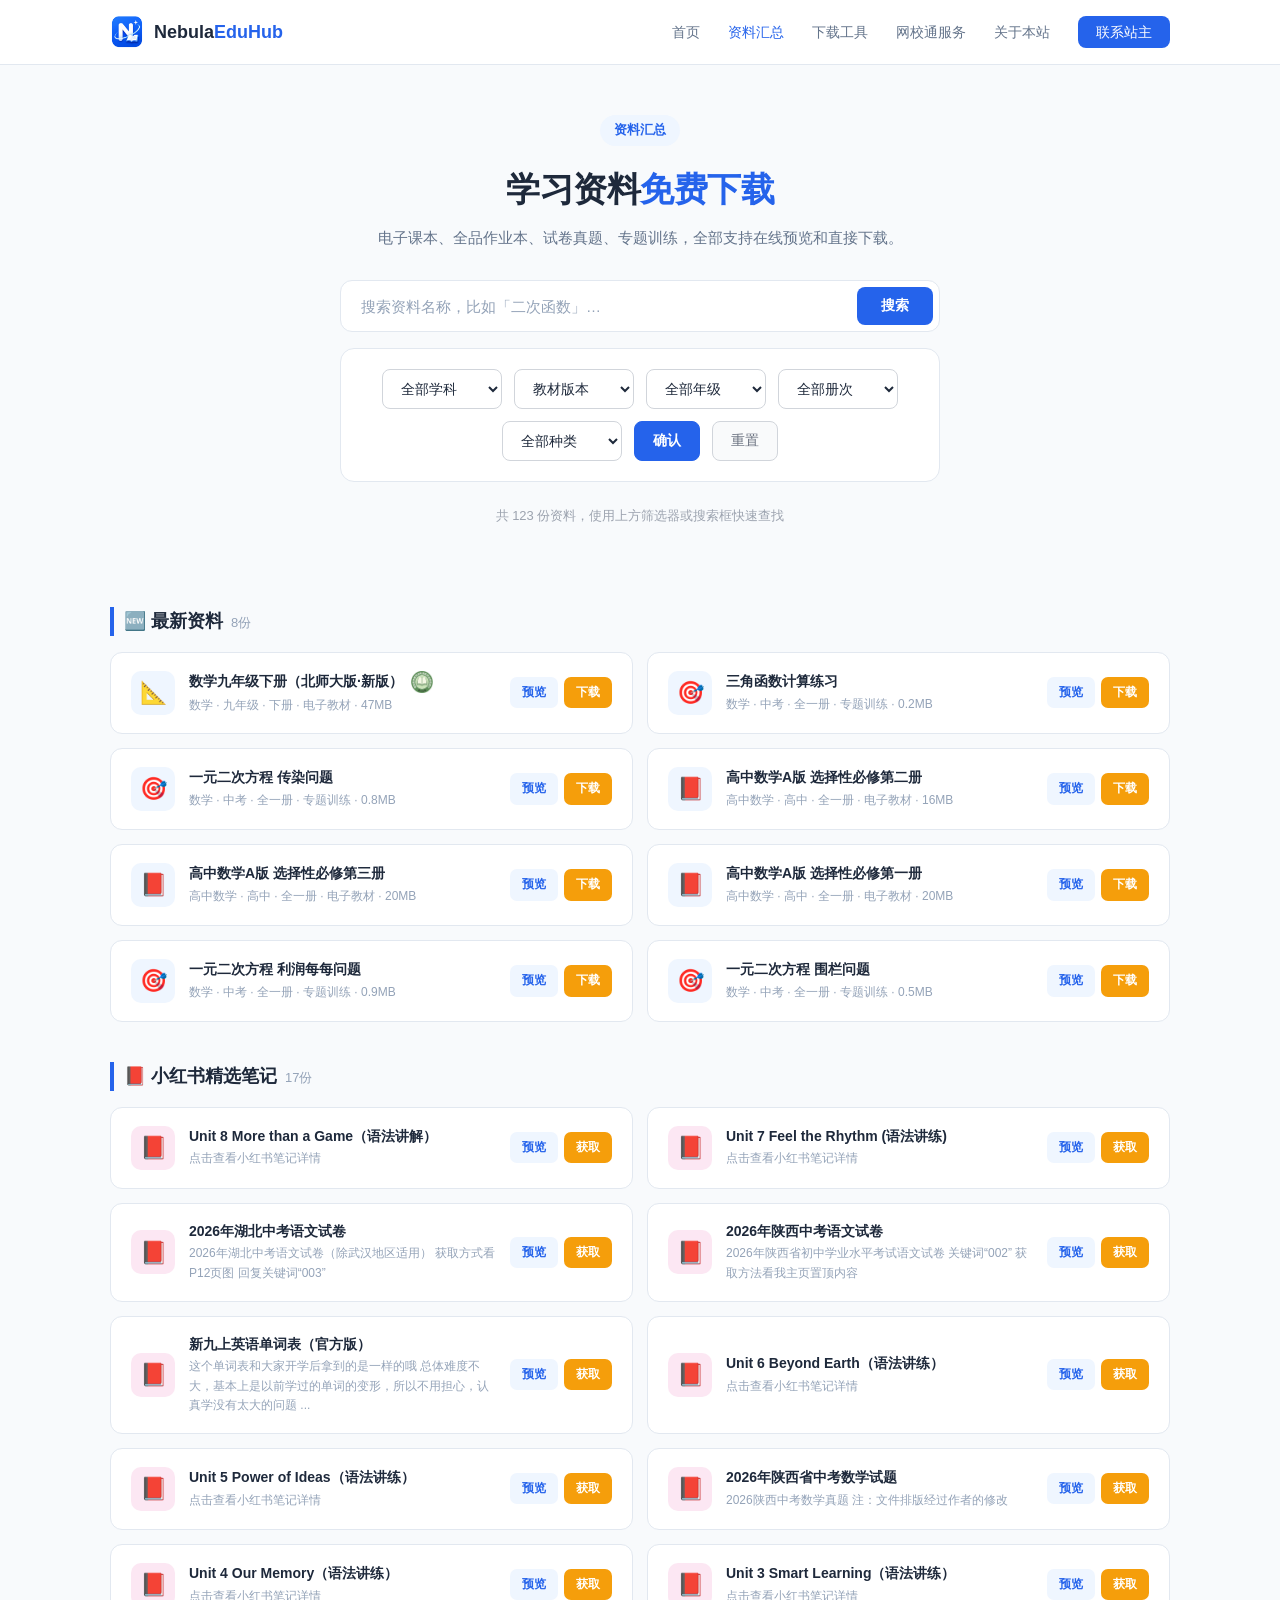
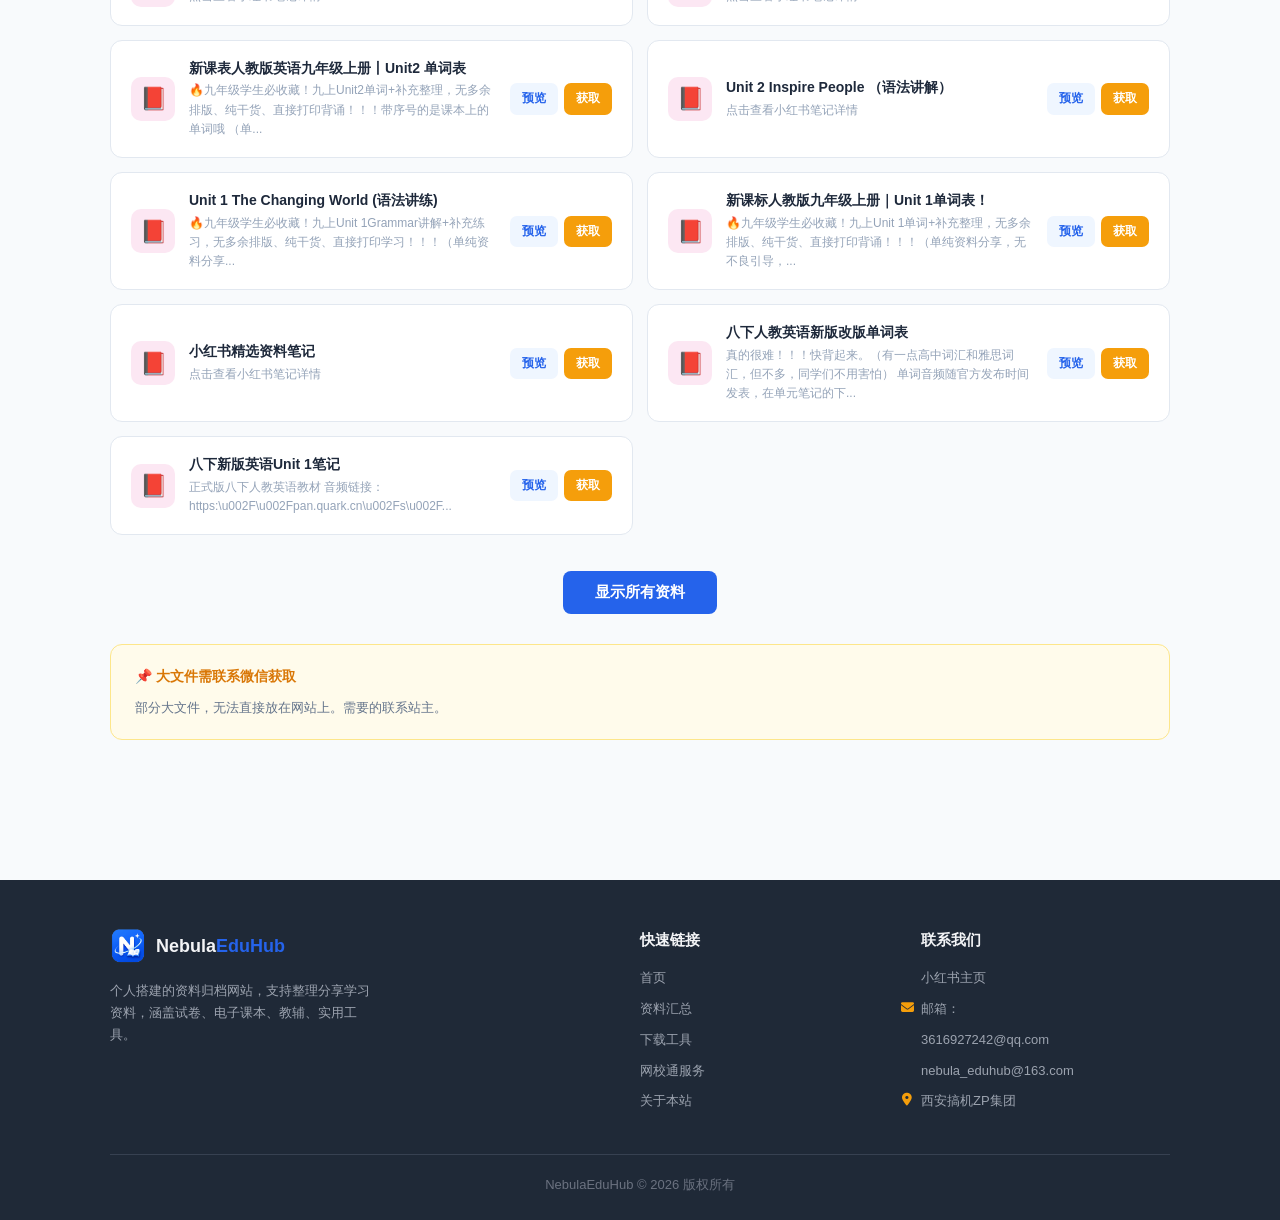
<file: search.html>
<!DOCTYPE html>
<html lang="zh-CN">
<head>
    <meta charset="UTF-8">
    <meta name="viewport" content="width=device-width, initial-scale=1.0">
    <title>资料汇总-Nebula EduHub</title>
    <link rel="icon" href="favicon.ico" type="image/x-icon">
    <link rel="shortcut icon" href="favicon.ico" type="image/x-icon">
    <link rel="icon" type="image/png" href="images/logo.png">
    <link rel="apple-touch-icon" href="images/logo.png">
    <link rel="stylesheet" href="css/style.css">
    <style>
        .material-grid {
            display: grid;
            grid-template-columns: repeat(2, 1fr);
            gap: 14px;
        }
        .material-card {
            background: white;
            border: 1px solid var(--border);
            border-radius: 12px;
            padding: 18px 20px;
            display: flex;
            align-items: center;
            gap: 14px;
            transition: all 0.2s;
        }
        .material-card:hover {
            border-color: var(--primary);
            box-shadow: 0 2px 12px rgba(37,99,235,0.08);
        }
        .material-icon {
            width: 44px;
            height: 44px;
            border-radius: 10px;
            background: #eff6ff;
            display: flex;
            align-items: center;
            justify-content: center;
            font-size: 22px;
            flex-shrink: 0;
        }
        .material-info { flex: 1; min-width: 0; }
        .material-name {
            font-size: 14px;
            font-weight: 600;
            color: var(--text);
            margin-bottom: 3px;
            line-height: 1.4;
        }
        .material-meta {
            font-size: 12px;
            color: var(--text-muted);
        }
        .material-actions {
            display: flex;
            gap: 6px;
            flex-shrink: 0;
        }
        .material-btn {
            padding: 6px 12px;
            border-radius: 7px;
            font-size: 12px;
            font-weight: 600;
            text-decoration: none;
            cursor: pointer;
            border: none;
            transition: all 0.2s;
            font-family: inherit;
        }
        .btn-preview {
            background: var(--primary-light);
            color: var(--primary);
        }
        .btn-preview:hover { background: var(--primary); color: white; }
        .btn-download {
            background: var(--accent);
            color: white;
        }
        .btn-download:hover { background: var(--accent-dark); }
        .textbook-tag {
            height: 22px;
            vertical-align: middle;
            margin-left: 8px;
            border-radius: 3px;
        }
        .category-section {
            margin-top: 40px;
            margin-bottom: 36px;
        }
        .category-title {
            font-size: 18px;
            font-weight: 700;
            margin-bottom: 16px;
            padding-left: 10px;
            border-left: 4px solid var(--primary);
        }
        .category-title .count {
            font-size: 13px;
            font-weight: 500;
            color: var(--text-muted);
            margin-left: 8px;
        }
        .empty-note {
            background: var(--accent-light);
            border: 1px solid #fde68a;
            border-radius: 12px;
            padding: 20px 24px;
            margin-top: 30px;
            margin-bottom: 30px;
        }
        .empty-note h4 {
            font-size: 14px;
            font-weight: 700;
            color: var(--accent-dark);
            margin-bottom: 8px;
        }
        .empty-note p {
            font-size: 13px;
            color: var(--text-secondary);
            line-height: 1.8;
        }
        @media (max-width: 640px) {
            .material-grid { grid-template-columns: 1fr; }
            .material-card { flex-wrap: wrap; }
            .material-actions { width: 100%; }
            .material-actions .material-btn { flex: 1; text-align: center; }
        }
    </style>
    <link href="https://cdnjs.cloudflare.com/ajax/libs/font-awesome/6.7.2/css/all.min.css" rel="stylesheet">
</head>
<body>

<nav class="navbar">
    <div class="container nav-inner">
        <a href="index.html" class="logo">
            <img src="images/logo.png" alt="NebulaEduHub" class="logo-icon">
            <span class="logo-text">Nebula<span>EduHub</span></span>
        </a>
        <ul class="nav-links" id="navLinks">
            <li><a href="index.html">首页</a></li>
            <li><a href="search.html" class="active">资料汇总</a></li>
            <li><a href="tools.html">下载工具</a></li>
            <li><a href="packages.html">网校通服务</a></li>
            <li><a href="about.html">关于本站</a></li>
            <li><a href="about.html#contact" class="nav-cta">联系站主</a></li>
        </ul>
        <button class="menu-toggle" onclick="toggleMenu()">☰</button>
    </div>
</nav>

<section class="page-hero">
    <div class="container">
        <div class="badge">资料汇总</div>
        <h1>学习资料<span>免费下载</span></h1>
        <p>电子课本、全品作业本、试卷真题、专题训练，全部支持在线预览和直接下载。</p>
    </div>
</section>

<div class="container">
    <div class="search-hero">
        <div class="search-input-wrap">
            <input type="text" id="materialSearch" placeholder="搜索资料名称，比如「二次函数」…" onkeydown="if(event.key==='Enter')doFilter()">
            <button type="button" onclick="doFilter()" style="padding:10px 24px;border:none;border-radius:8px;background:#2563eb;color:white;font-size:14px;font-weight:600;cursor:pointer;white-space:nowrap;">搜索</button>
        </div>
        <div class="filter-bar" style="display:flex;gap:12px;margin-top:16px;flex-wrap:wrap;justify-content:center;">
            <select id="filterSubject" style="padding:10px 14px;border:1px solid #d1d5db;border-radius:8px;font-size:14px;background:white;cursor:pointer;min-width:120px;">
                <option value="">全部学科</option>
                <option value="语文">语文</option>
                <option value="数学">数学</option>
                <option value="英语">英语</option>
                <option value="物理">物理</option>
                <option value="化学">化学</option>
                <option value="生物学">生物学</option>
                <option value="地理">地理</option>
                <option value="历史">历史</option>
                <option value="道德与法治">道德与法治</option>
                <option value="高中数学">高中数学</option>
            </select>
            <select id="filterVersion" style="padding:10px 14px;border:1px solid #d1d5db;border-radius:8px;font-size:14px;background:white;cursor:pointer;min-width:120px;">
                <option value="">教材版本</option>
                <option value="统编版">统编版</option>
                <option value="人教版">人教版</option>
                <option value="北师大版">北师大版</option>
                <option value="苏科版">苏科版</option>
                <option value="苏教版">苏教版</option>
                <option value="湘教版">湘教版</option>
                <option value="冀教版">冀教版</option>
                <option value="冀少版">冀少版</option>
                <option value="译林版">译林版</option>
                <option value="科普版">科普版</option>
                <option value="中图版">中图版</option>
                <option value="粤教粤人版">粤教粤人版</option>
                <option value="商务星球版">商务星球版</option>
                <option value="晋教版">晋教版</option>
                <option value="沪外教版">沪外教版</option>
                <option value="沪教版">沪教版</option>
                <option value="沪科技版">沪科技版</option>
                <option value="浙教版">浙教版</option>
                <option value="青岛版">青岛版</option>
                <option value="华东师大版">华东师大版</option>
                <option value="北京版">北京版</option>
                <option value="济南版">济南版</option>
            </select>
            <select id="filterGrade" style="padding:10px 14px;border:1px solid #d1d5db;border-radius:8px;font-size:14px;background:white;cursor:pointer;min-width:120px;">
                <option value="">全部年级</option>
                <option value="七年级">七年级</option>
                <option value="八年级">八年级</option>
                <option value="九年级">九年级</option>
                <option value="中考">中考</option>
                <option value="高中">高中</option>
            </select>
            <select id="filterVolume" style="padding:10px 14px;border:1px solid #d1d5db;border-radius:8px;font-size:14px;background:white;cursor:pointer;min-width:120px;">
                <option value="">全部册次</option>
                <option value="上册">上册</option>
                <option value="下册">下册</option>
                <option value="全一册">全一册</option>
            </select>
            <select id="filterType" style="padding:10px 14px;border:1px solid #d1d5db;border-radius:8px;font-size:14px;background:white;cursor:pointer;min-width:120px;">
                <option value="">全部种类</option>
                <option value="电子教材">电子教材</option>
                <option value="全品作业本">全品作业本</option>
                <option value="试卷">试卷</option>
                <option value="专题训练">专题训练</option>
            </select>
            <button onclick="doFilter()" style="padding:10px 18px;border:1px solid #2563eb;border-radius:8px;font-size:14px;background:#2563eb;cursor:pointer;color:white;font-weight:600;">确认</button>
            <button onclick="resetFilter()" style="padding:10px 18px;border:1px solid #d1d5db;border-radius:8px;font-size:14px;background:#f9fafb;cursor:pointer;color:#6b7280;">重置</button>
        </div>
        <div id="filterResult" style="text-align:center;margin-top:12px;font-size:13px;color:#9ca3af;"></div>
    </div>
</div>

<!-- 电子教材列表已整合到下方资料列表中 -->

<section class="section" style="padding-top:10px;">
    <div class="container">

        <!-- 最新资料 -->
        <div class="category-section" id="latestSection">
            <div class="category-title">🆕 最新资料<span class="count">8份</span></div>
            <div id="latestContainer"></div>
        </div>

        <!-- 小红书精选笔记 -->
        <div class="category-section" id="xhsSection">
            <div class="category-title">📕 小红书精选笔记<span class="count" id="xhsCount">17份</span></div>
            <div class="material-grid" id="xhsContainer"></div>
        </div>

        <!-- 全部资料展开按钮 -->
        <div id="toggleAllWrap" style="text-align:center;margin:30px 0;">
            <button id="toggleAllBtn" onclick="toggleAll()" style="padding:12px 32px;border:none;border-radius:8px;background:#2563eb;color:white;font-size:15px;font-weight:600;cursor:pointer;transition:all 0.2s;">显示所有资料</button>
        </div>
        <!-- 筛选/搜索结果 & 展开全部资料 -->
        <div id="materialsContainer"></div>

        <div class="empty-note">
            <h4>📌 大文件需联系微信获取</h4>
            <p>部分大文件，无法直接放在网站上。需要的联系站主。</p>
        </div>

    </div>
</section>

<footer class="footer-new">
    <div class="container">
        <div class="footer-grid">
            <div class="footer-col">
                <div class="footer-brand">
                    <img src="images/logo.png" alt="NebulaEduHub" class="logo-icon">
                    <span>Nebula<span>EduHub</span></span>
                </div>
                <p class="footer-desc">个人搭建的资料归档网站，支持整理分享学习资料，涵盖试卷、电子课本、教辅、实用工具。</p>
            </div>
            <div class="footer-col">
                <h4 class="footer-title">快速链接</h4>
                <ul class="footer-list">
                    <li><a href="index.html">首页</a></li>
                    <li><a href="search.html">资料汇总</a></li>
                    <li><a href="tools.html">下载工具</a></li>
                    <li><a href="packages.html">网校通服务</a></li>
                    <li><a href="about.html">关于本站</a></li>
                </ul>
            </div>
            <div class="footer-col">
                <h4 class="footer-title">联系我们</h4>
                <ul class="footer-list">
                    <li><a href="https://xhslink.cn/m/7uavnstEfuR" target="_blank">小红书主页</a></li>
                    <li><i class="fa-solid fa-envelope footer-icon"></i>邮箱：
                    <li>3616927242@qq.com</li>
                    <li>nebula_eduhub@163.com</li>
                     <li><i class="fa-solid fa-location-dot footer-icon"></i>西安搞机ZP集团</li>
                </ul>
            </div>
        </div>
        <div class="footer-bottom">
            <p>NebulaEduHub © 2026 版权所有</p>
        </div>
    </div>
</footer>

<script src="js/main.js"></script>
<script>
const materials = [

    { name: "历史七年级上册（统编版·新版）", downloadUrl: "https://mp.zhizhuma.com/qr/doc.htm?resId=102673718&sign=e83f93&crId=72756955&bizId=642393&bizType=14&crIdSign=f4d3eb", subject: "历史", grade: "七年级", volume: "上册", type: "电子教材", icon: "📕", edition: "新版", version: "统编版", tagColor: "red" },
    { name: "道德与法治七年级上册（统编版·新版）", downloadUrl: "https://mp.zhizhuma.com/qr/doc.htm?resId=102673713&sign=eec310&crId=72756955&bizId=642393&bizType=14&crIdSign=f4d3eb", subject: "道德与法治", grade: "七年级", volume: "上册", type: "电子教材", icon: "📕", edition: "新版", version: "统编版", tagColor: "red" },
    { name: "地理七年级上册（中图版·新版）", downloadUrl: "https://mp.zhizhuma.com/qr/doc.htm?resId=102673711&sign=1fff3e&crId=72756955&bizId=642393&bizType=14&crIdSign=f4d3eb", subject: "地理", grade: "七年级", volume: "上册", type: "电子教材", icon: "🌍", edition: "新版", version: "中图版", tagColor: "green" },
    { name: "地理七年级上册（粤教粤人版·新版）", downloadUrl: "https://mp.zhizhuma.com/qr/doc.htm?resId=102673707&sign=69f9bd&crId=72756955&bizId=642393&bizType=14&crIdSign=f4d3eb", subject: "地理", grade: "七年级", volume: "上册", type: "电子教材", icon: "🌍", edition: "新版", version: "粤教粤人版", tagColor: "green" },
    { name: "地理七年级上册（湘教版·新版）", downloadUrl: "https://mp.zhizhuma.com/qr/doc.htm?resId=102673691&sign=eea7e4&crId=72756955&bizId=642393&bizType=14&crIdSign=f4d3eb", subject: "地理", grade: "七年级", volume: "上册", type: "电子教材", icon: "🌍", edition: "新版", version: "湘教版", tagColor: "green" },
    { name: "地理七年级上册（商务星球版·新版）", downloadUrl: "https://mp.zhizhuma.com/qr/doc.htm?resId=102673645&sign=a89e68&crId=72756955&bizId=642393&bizType=14&crIdSign=f4d3eb", subject: "地理", grade: "七年级", volume: "上册", type: "电子教材", icon: "🌍", edition: "新版", version: "商务星球版", tagColor: "green" },
    { name: "地理七年级上册（人教版·新版）", downloadUrl: "https://mp.zhizhuma.com/qr/doc.htm?resId=102673638&sign=f76e53&crId=72756955&bizId=642393&bizType=14&crIdSign=f4d3eb", subject: "地理", grade: "七年级", volume: "上册", type: "电子教材", icon: "🌍", edition: "新版", version: "人教版", tagColor: "green" },
    { name: "地理七年级上册（科普版·新版）", downloadUrl: "https://mp.zhizhuma.com/qr/doc.htm?resId=102673634&sign=8be02c&crId=72756955&bizId=642393&bizType=14&crIdSign=f4d3eb", subject: "地理", grade: "七年级", volume: "上册", type: "电子教材", icon: "🌍", edition: "新版", version: "科普版", tagColor: "green" },
    { name: "地理七年级上册（晋教版·新版）", downloadUrl: "https://mp.zhizhuma.com/qr/doc.htm?resId=102673629&sign=365e27&crId=72756955&bizId=642393&bizType=14&crIdSign=f4d3eb", subject: "地理", grade: "七年级", volume: "上册", type: "电子教材", icon: "🌍", edition: "新版", version: "晋教版", tagColor: "green" },
    { name: "语文七年级上册（统编版·新版）", downloadUrl: "https://mp.zhizhuma.com/qr/doc.htm?resId=102673334&sign=8d9147&crId=72756955&bizId=642393&bizType=14&crIdSign=f4d3eb", subject: "语文", grade: "七年级", volume: "上册", type: "电子教材", icon: "📕", edition: "新版", version: "统编版", tagColor: "red" },
    { name: "英语七年级上册（译林版·新版）", downloadUrl: "https://mp.zhizhuma.com/qr/doc.htm?resId=102673333&sign=568ce7&crId=72756955&bizId=642393&bizType=14&crIdSign=f4d3eb", subject: "英语", grade: "七年级", volume: "上册", type: "电子教材", icon: "📘", edition: "新版", version: "译林版", tagColor: "green" },
    { name: "英语七年级上册（人教版·新版）", downloadUrl: "https://mp.zhizhuma.com/qr/doc.htm?resId=102673293&sign=a47460&crId=72756955&bizId=642393&bizType=14&crIdSign=f4d3eb", subject: "英语", grade: "七年级", volume: "上册", type: "电子教材", icon: "📘", edition: "新版", version: "人教版", tagColor: "green" },
    { name: "英语七年级上册（科普版·新版）", downloadUrl: "https://mp.zhizhuma.com/qr/doc.htm?resId=102673292&sign=2b6ce6&crId=72756955&bizId=642393&bizType=14&crIdSign=f4d3eb", subject: "英语", grade: "七年级", volume: "上册", type: "电子教材", icon: "📘", edition: "新版", version: "科普版", tagColor: "green" },
    { name: "英语七年级上册（冀教版·新版）", downloadUrl: "https://mp.zhizhuma.com/qr/doc.htm?resId=102673289&sign=10d01f&crId=72756955&bizId=642393&bizType=14&crIdSign=f4d3eb", subject: "英语", grade: "七年级", volume: "上册", type: "电子教材", icon: "📘", edition: "新版", version: "冀教版", tagColor: "green" },
    { name: "英语七年级上册（沪外教版·新版）", downloadUrl: "https://mp.zhizhuma.com/qr/doc.htm?resId=102673286&sign=d19a0f&crId=72756955&bizId=642393&bizType=14&crIdSign=f4d3eb", subject: "英语", grade: "七年级", volume: "上册", type: "电子教材", icon: "📘", edition: "新版", version: "沪外教版", tagColor: "green" },
    { name: "英语七年级上册（沪教版·新版）", downloadUrl: "https://mp.zhizhuma.com/qr/doc.htm?resId=102673284&sign=fe652d&crId=72756955&bizId=642393&bizType=14&crIdSign=f4d3eb", subject: "英语", grade: "七年级", volume: "上册", type: "电子教材", icon: "📘", edition: "新版", version: "沪教版", tagColor: "green" },
    { name: "英语七年级上册（北师大版·新版）", downloadUrl: "https://mp.zhizhuma.com/qr/doc.htm?resId=102673283&sign=e3ced3&crId=72756955&bizId=642393&bizType=14&crIdSign=f4d3eb", subject: "英语", grade: "七年级", volume: "上册", type: "电子教材", icon: "📘", edition: "新版", version: "北师大版", tagColor: "green" },
    { name: "数学七年级上册（浙教版·新版）", downloadUrl: "https://mp.zhizhuma.com/qr/doc.htm?resId=102673265&sign=9d587a&crId=72756955&bizId=642393&bizType=14&crIdSign=f4d3eb", subject: "数学", grade: "七年级", volume: "上册", type: "电子教材", icon: "📐", edition: "新版", version: "浙教版", tagColor: "green" },
    { name: "数学七年级上册（湘教版·新版）", downloadUrl: "https://mp.zhizhuma.com/qr/doc.htm?resId=102673251&sign=135f3d&crId=72756955&bizId=642393&bizType=14&crIdSign=f4d3eb", subject: "数学", grade: "七年级", volume: "上册", type: "电子教材", icon: "📐", edition: "新版", version: "湘教版", tagColor: "green" },
    { name: "数学七年级上册（苏科版·新版）", downloadUrl: "https://mp.zhizhuma.com/qr/doc.htm?resId=102673241&sign=f9e06d&crId=72756955&bizId=642393&bizType=14&crIdSign=f4d3eb", subject: "数学", grade: "七年级", volume: "上册", type: "电子教材", icon: "📐", edition: "新版", version: "苏科版", tagColor: "green" },
    { name: "数学七年级上册（人教版·新版）", downloadUrl: "https://mp.zhizhuma.com/qr/doc.htm?resId=102673197&sign=bc3c14&crId=72756955&bizId=642393&bizType=14&crIdSign=f4d3eb", subject: "数学", grade: "七年级", volume: "上册", type: "电子教材", icon: "📐", edition: "新版", version: "人教版", tagColor: "green" },
    { name: "数学七年级上册（青岛版·新版）", downloadUrl: "https://mp.zhizhuma.com/qr/doc.htm?resId=102673195&sign=c33d7f&crId=72756955&bizId=642393&bizType=14&crIdSign=f4d3eb", subject: "数学", grade: "七年级", volume: "上册", type: "电子教材", icon: "📐", edition: "新版", version: "青岛版", tagColor: "green" },
    { name: "数学七年级上册（冀教版·新版）", downloadUrl: "https://mp.zhizhuma.com/qr/doc.htm?resId=102673152&sign=41adb5&crId=72756955&bizId=642393&bizType=14&crIdSign=f4d3eb", subject: "数学", grade: "七年级", volume: "上册", type: "电子教材", icon: "📐", edition: "新版", version: "冀教版", tagColor: "green" },
    { name: "数学七年级上册（华东师大版·新版）", downloadUrl: "https://mp.zhizhuma.com/qr/doc.htm?resId=102673140&sign=fc9fbf&crId=72756955&bizId=642393&bizType=14&crIdSign=f4d3eb", subject: "数学", grade: "七年级", volume: "上册", type: "电子教材", icon: "📐", edition: "新版", version: "华东师大版", tagColor: "green" },
    { name: "数学七年级上册（沪科技版·新版）", downloadUrl: "https://mp.zhizhuma.com/qr/doc.htm?resId=102673137&sign=bf3cb1&crId=72756955&bizId=642393&bizType=14&crIdSign=f4d3eb", subject: "数学", grade: "七年级", volume: "上册", type: "电子教材", icon: "📐", edition: "新版", version: "沪科技版", tagColor: "green" },
    { name: "数学七年级上册（北师版·新版）", downloadUrl: "https://mp.zhizhuma.com/qr/doc.htm?resId=102673072&sign=a4ed55&crId=72756955&bizId=642393&bizType=14&crIdSign=f4d3eb", subject: "数学", grade: "七年级", volume: "上册", type: "电子教材", icon: "📐", edition: "新版", version: "北师大版", tagColor: "green" },
    { name: "数学七年级上册（北京版·新版）", downloadUrl: "https://mp.zhizhuma.com/qr/doc.htm?resId=102673045&sign=d66f5b&crId=72756955&bizId=642393&bizType=14&crIdSign=f4d3eb", subject: "数学", grade: "七年级", volume: "上册", type: "电子教材", icon: "📐", edition: "新版", version: "北京版", tagColor: "green" },
    { name: "生物学七年级上册（苏科版·新版）", downloadUrl: "https://mp.zhizhuma.com/qr/doc.htm?resId=102673040&sign=293d9d&crId=72756955&bizId=642393&bizType=14&crIdSign=f4d3eb", subject: "生物学", grade: "七年级", volume: "上册", type: "电子教材", icon: "🧬", edition: "新版", version: "苏科版", tagColor: "green" },
    { name: "生物学七年级上册（苏教版·新版）", downloadUrl: "https://mp.zhizhuma.com/qr/doc.htm?resId=102673028&sign=51c8ea&crId=72756955&bizId=642393&bizType=14&crIdSign=f4d3eb", subject: "生物学", grade: "七年级", volume: "上册", type: "电子教材", icon: "🧬", edition: "新版", version: "苏教版", tagColor: "green" },
    { name: "生物学七年级上册（人教版·新版）", downloadUrl: "https://mp.zhizhuma.com/qr/doc.htm?resId=102673019&sign=3214b3&crId=72756955&bizId=642393&bizType=14&crIdSign=f4d3eb", subject: "生物学", grade: "七年级", volume: "上册", type: "电子教材", icon: "🧬", edition: "新版", version: "人教版", tagColor: "green" },
    { name: "生物学七年级上册（济南版·新版）", downloadUrl: "https://mp.zhizhuma.com/qr/doc.htm?resId=102672987&sign=fd6100&crId=72756955&bizId=642393&bizType=14&crIdSign=f4d3eb", subject: "生物学", grade: "七年级", volume: "上册", type: "电子教材", icon: "🧬", edition: "新版", version: "济南版", tagColor: "green" },
    { name: "生物学七年级上册（北京版·新版）", downloadUrl: "https://mp.zhizhuma.com/qr/doc.htm?resId=102672985&sign=051f32&crId=72756955&bizId=642393&bizType=14&crIdSign=f4d3eb", subject: "生物学", grade: "七年级", volume: "上册", type: "电子教材", icon: "🧬", edition: "新版", version: "北京版", tagColor: "green" },
    { name: "生物学七年级上册（冀少版·新版）", downloadUrl: "https://mp.zhizhuma.com/qr/doc.htm?resId=102672956&sign=a60562&crId=72756955&bizId=642393&bizType=14&crIdSign=f4d3eb", subject: "生物学", grade: "七年级", volume: "上册", type: "电子教材", icon: "🧬", edition: "新版", version: "冀少版", tagColor: "green" },
    { name: "生物学七年级上册（北师大版·新版）", downloadUrl: "https://mp.zhizhuma.com/qr/doc.htm?resId=102672954&sign=71845b&crId=72756955&bizId=642393&bizType=14&crIdSign=f4d3eb", subject: "生物学", grade: "七年级", volume: "上册", type: "电子教材", icon: "🧬", edition: "新版", version: "北师大版", tagColor: "green" },
    { name: "语文七年级下册（统编版·旧版）", file: "语文七年级下册 统编版.pdf", subject: "语文", grade: "七年级", volume: "下册", type: "电子教材", size: "7.8MB", icon: "📕", edition: "旧版" },
    { name: "语文八年级上册（统编版·旧版）", file: "语文八年级上册 统编版.pdf", subject: "语文", grade: "八年级", volume: "上册", type: "电子教材", size: "7.4MB", icon: "📕", edition: "旧版" },
    { name: "语文八年级下册（统编版·旧版）", file: "语文八年级下册 统编版.pdf", subject: "语文", grade: "八年级", volume: "下册", type: "电子教材", size: "5.5MB", icon: "📕", edition: "旧版" },
    { name: "语文九年级上册（统编版·旧版）", file: "语文九年级上册 统编版.pdf", subject: "语文", grade: "九年级", volume: "上册", type: "电子教材", size: "5.7MB", icon: "📕", edition: "旧版" },
    { name: "语文九年级下册（统编版·旧版）", file: "语文九年级下册 统编版.pdf", subject: "语文", grade: "九年级", volume: "下册", type: "电子教材", size: "8.0MB", icon: "📕", edition: "旧版" },

    { name: "数学七年级下册（人教版·新版）", file: "数学七年级下册 人教版.pdf", subject: "数学", grade: "七年级", volume: "下册", type: "电子教材", size: "23MB", icon: "📐", edition: "新版" },
    { name: "数学八年级上册（人教版·新版）", file: "数学八年级上册 人教版.pdf", subject: "数学", grade: "八年级", volume: "上册", type: "电子教材", size: "6.4MB", icon: "📐", edition: "新版" },
    { name: "数学八年级下册（人教版·新版）", file: "数学八年级下册 人教版.pdf", subject: "数学", grade: "八年级", volume: "下册", type: "电子教材", size: "15MB", icon: "📐", edition: "新版" },
    { name: "数学九年级上册（人教版·旧版）", file: "数学九年级上册 人教版.pdf", subject: "数学", grade: "九年级", volume: "上册", type: "电子教材", size: "6.8MB", icon: "📐", edition: "旧版" },
    { name: "数学九年级下册（人教版·旧版）", file: "数学九年级下册 人教版.pdf", subject: "数学", grade: "九年级", volume: "下册", type: "电子教材", size: "8.1MB", icon: "📐", edition: "旧版" },

    { name: "数学七年级下册（北师大版·新版）", file: "数学七年级下册 北师大版.pdf", subject: "数学", grade: "七年级", volume: "下册", type: "电子教材", size: "22MB", icon: "📐", edition: "新版" },
    { name: "数学八年级上册（北师大版·新版）", file: "数学八年级上册 北师大版.pdf", subject: "数学", grade: "八年级", volume: "上册", type: "电子教材", size: "11MB", icon: "📐", edition: "新版" },
    { name: "数学八年级下册（北师大版·新版）", file: "数学八年级下册  北师大版.pdf", subject: "数学", grade: "八年级", volume: "下册", type: "电子教材", size: "22MB", icon: "📐", edition: "新版" },
    { name: "数学九年级上册（北师大版·新版）", file: "数学九年级上册 北师大版.pdf", subject: "数学", grade: "九年级", volume: "上册", type: "电子教材", size: "23MB", icon: "📐", edition: "新版" },
    { name: "数学九年级下册（北师大版·新版）", file: "数学九年级下册 北师大版.pdf", subject: "数学", grade: "九年级", volume: "下册", type: "电子教材", size: "16MB", icon: "📐", edition: "新版" },

    { name: "英语八年级上册（人教版·旧版）", file: "英语八年级上册 人教版.pdf", subject: "英语", grade: "八年级", volume: "上册", type: "电子教材", size: "5.0MB", icon: "📘", edition: "旧版" },
    { name: "英语八年级下册（人教版·旧版）", file: "英语八年级下册 人教版.pdf", subject: "英语", grade: "八年级", volume: "下册", type: "电子教材", size: "6.6MB", icon: "📗", edition: "旧版" },
    { name: "英语九年级全一册（人教版·旧版）", file: "英语九年级全一册 人教版.pdf", subject: "英语", grade: "九年级", volume: "全一册", type: "电子教材", size: "11MB", icon: "📘", edition: "旧版" },

    { name: "全品作业本九上数学 第一章 特殊平行四边形", file: "全品作业本九上数学_第一章特殊平行四边形.pdf", subject: "数学", grade: "九年级", volume: "上册", type: "全品作业本", size: "8.6MB", icon: "📐" },
    { name: "全品作业本九上数学 第二章 一元二次方程", file: "全品作业本九上数学_第二章一元二次方程.pdf", subject: "数学", grade: "九年级", volume: "上册", type: "全品作业本", size: "7.8MB", icon: "📐" },
    { name: "全品作业本九上数学 第三章 概率的进一步认识", file: "全品作业本九上数学_第三章概率的进一步认识.pdf", subject: "数学", grade: "九年级", volume: "上册", type: "全品作业本", size: "9.5MB", icon: "📐" },
    { name: "全品作业本九上数学 第四章 图形的相似", file: "全品作业本九上数学_第四章图形的相似.pdf", subject: "数学", grade: "九年级", volume: "上册", type: "全品作业本", size: "2.4MB", icon: "📐" },
    { name: "全品作业本九上数学 第五章 投影与视图", file: "全品作业本九上数学_第五章投影与视图.pdf", subject: "数学", grade: "九年级", volume: "上册", type: "全品作业本", size: "13MB", icon: "📐" },
    { name: "全品作业本九上数学 第六章 反比例函数", file: "全品作业本九上数学_第六章反比例函数.pdf", subject: "数学", grade: "九年级", volume: "上册", type: "全品作业本", size: "4.4MB", icon: "📐" },

    { name: "全品作业本八下数学 第二章 一元一次不等式", file: "全品作业本八下数学_第二章一元一次不等式.pdf", subject: "数学", grade: "八年级", volume: "下册", type: "全品作业本", size: "6.4MB", icon: "📐" },
    { name: "全品作业本八下数学 第四章 因式分解", file: "全品作业本八下数学_第四章因式分解.pdf", subject: "数学", grade: "八年级", volume: "下册", type: "全品作业本", size: "2.7MB", icon: "📐" },
    { name: "全品作业本八下数学 第五章 分式与分式方程", file: "全品作业本八下数学_第五章分式与分式方程.pdf", subject: "数学", grade: "八年级", volume: "下册", type: "全品作业本", size: "6.0MB", icon: "📐" },
    { name: "全品作业本八下数学 第六章 平行四边形", file: "全品作业本八下数学_第六章平行四边形.pdf", subject: "数学", grade: "八年级", volume: "下册", type: "全品作业本", size: "6.3MB", icon: "📐" },
    { name: "八下数学周周清 第4期", file: "八下数学周周清_第4期.pdf", subject: "数学", grade: "八年级", volume: "下册", type: "试卷", size: "1.7MB", icon: "📝" },
    { name: "八下数学周周清 第5期", file: "八下数学周周清_第5期.pdf", subject: "数学", grade: "八年级", volume: "下册", type: "试卷", size: "0.7MB", icon: "📝" },
    { name: "八下数学周周清 第6期", file: "八下数学周周清_第6期.pdf", subject: "数学", grade: "八年级", volume: "下册", type: "试卷", size: "1.0MB", icon: "📝" },
    { name: "八下数学周周清 第7期", file: "八下数学周周清_第7期.pdf", subject: "数学", grade: "八年级", volume: "下册", type: "试卷", size: "0.7MB", icon: "📝" },
    { name: "八下数学周周清 第8期", file: "八下数学周周清_第8期.pdf", subject: "数学", grade: "八年级", volume: "下册", type: "试卷", size: "0.7MB", icon: "📝" },
    { name: "八下数学周周清 第9期", file: "八下数学周周清_第9期.pdf", subject: "数学", grade: "八年级", volume: "下册", type: "试卷", size: "0.8MB", icon: "📝" },
    { name: "八下数学周周清 第10期", file: "八下数学周周清_第10期.pdf", subject: "数学", grade: "八年级", volume: "下册", type: "试卷", size: "2.0MB", icon: "📝" },
    { name: "八下数学周周清 第11期", file: "八下数学周周清_第11期.pdf", subject: "数学", grade: "八年级", volume: "下册", type: "试卷", size: "0.6MB", icon: "📝" },
    { name: "八下数学周周清 第17期", file: "八下数学周周清_第17期.pdf", subject: "数学", grade: "八年级", volume: "下册", type: "试卷", size: "0.3MB", icon: "📝" },
    { name: "八下数学周周清 第18期", file: "八下数学周周清_第18期.pdf", subject: "数学", grade: "八年级", volume: "下册", type: "试卷", size: "0.4MB", icon: "📝" },
    { name: "八下数学周周清 第19期", file: "八下数学周周清_第19期.pdf", subject: "数学", grade: "八年级", volume: "下册", type: "试卷", size: "0.5MB", icon: "📝" },
    { name: "八下数学周周清 第20期", file: "八下数学周周清_第20期.pdf", subject: "数学", grade: "八年级", volume: "下册", type: "试卷", size: "0.5MB", icon: "📝" },
    { name: "八下数学周周清 第21期", file: "八下数学周周清_第21期.pdf", subject: "数学", grade: "八年级", volume: "下册", type: "试卷", size: "0.5MB", icon: "📝" },
    { name: "八下数学周周清 第22期", file: "八下数学周周清_第22期.pdf", subject: "数学", grade: "八年级", volume: "下册", type: "试卷", size: "3.2MB", icon: "📝" },
    { name: "八下数学周周清 第23期", file: "八下数学周周清_第23期.pdf", subject: "数学", grade: "八年级", volume: "下册", type: "试卷", size: "0.6MB", icon: "📝" },
    { name: "八下数学周周清 第24期", file: "八下数学周周清_第24期.pdf", subject: "数学", grade: "八年级", volume: "下册", type: "试卷", size: "0.4MB", icon: "📝" },
    { name: "八下数学周周清 第25期", file: "八下数学周周清_第25期.pdf", subject: "数学", grade: "八年级", volume: "下册", type: "试卷", size: "0.5MB", icon: "📝" },
    { name: "八下数学周周清 第26期", file: "八下数学周周清_第26期.pdf", subject: "数学", grade: "八年级", volume: "下册", type: "试卷", size: "0.4MB", icon: "📝" },
    { name: "八下数学周周清 第27期", file: "八下数学周周清_第27期.pdf", subject: "数学", grade: "八年级", volume: "下册", type: "试卷", size: "0.5MB", icon: "📝" },
    { name: "八下数学周周清 第29期", file: "八下数学周周清_第29期.pdf", subject: "数学", grade: "八年级", volume: "下册", type: "试卷", size: "0.5MB", icon: "📝" },
    { name: "八下数学周周清 第30期", file: "八下数学周周清_第30期.pdf", subject: "数学", grade: "八年级", volume: "下册", type: "试卷", size: "0.8MB", icon: "📝" },
    { name: "八下数学周周清 第31期", file: "八下数学周周清_第31期.pdf", subject: "数学", grade: "八年级", volume: "下册", type: "试卷", size: "0.7MB", icon: "📝" },
    { name: "八下数学周周清 第32期", file: "八下数学周周清_第32期.pdf", subject: "数学", grade: "八年级", volume: "下册", type: "试卷", size: "0.6MB", icon: "📝" },
    { name: "八下数学周周清 第36期", file: "八下数学周周清_第36期.pdf", subject: "数学", grade: "八年级", volume: "下册", type: "试卷", size: "1.8MB", icon: "📝" },
    { name: "八下数学 平行四边形专题训练", file: "八下数学_平行四边形专题训练.pdf", subject: "数学", grade: "八年级", volume: "下册", type: "试卷", size: "0.6MB", icon: "📝" },
    { name: "八下数学期中试卷 参考答案", file: "八下数学期中试卷_参考答案.pdf", subject: "数学", grade: "八年级", volume: "下册", type: "试卷", size: "0.6MB", icon: "📝" },
    { name: "莲湖区2022-2023八下期末数学试题", file: "莲湖区2022-2023八下期末数学试题.pdf", subject: "数学", grade: "八年级", volume: "下册", type: "试卷", size: "1.3MB", icon: "📝" },
    { name: "八年级数学期末模拟卷", file: "八年级数学期末模拟卷.pdf", subject: "数学", grade: "八年级", volume: "下册", type: "试卷", size: "1.6MB", icon: "📝" },

    { name: "七上数学 一元一次方程测试", file: "七上数学_一元一次方程测试.pdf", subject: "数学", grade: "七年级", volume: "上册", type: "试卷", size: "1.1MB", icon: "📝" },
    { name: "七上数学 12月4日测试题", file: "七上数学_12月4日测试题.pdf", subject: "数学", grade: "七年级", volume: "上册", type: "试卷", size: "0.7MB", icon: "📝" },
    { name: "七上数学 12月18日测试卷", file: "七上数学_12月18日测试卷.pdf", subject: "数学", grade: "七年级", volume: "上册", type: "试卷", size: "1.8MB", icon: "📝" },

    { name: "二次函数专题1 求目标点横纵比大小", file: "二次函数专题1_求目标点横纵比大小.pdf", subject: "数学", grade: "中考", volume: "全一册", type: "专题训练", size: "4.0MB", icon: "🎯" },
    { name: "二次函数专题2 平移二次函数", file: "二次函数专题2_平移二次函数.pdf", subject: "数学", grade: "中考", volume: "全一册", type: "专题训练", size: "3.9MB", icon: "🎯" },
    { name: "二次函数专题3 配方法求最值", file: "二次函数专题3_配方法求最值.pdf", subject: "数学", grade: "中考", volume: "全一册", type: "专题训练", size: "1.2MB", icon: "🎯" },
    { name: "2024交大附中1-6模 二次函数应用题", file: "2024交大附中1-6模_二次函数应用题.pdf", subject: "数学", grade: "中考", volume: "全一册", type: "专题训练", size: "0.6MB", icon: "🎯" },
    { name: "2024师大附中1-9模 二次函数选择题", file: "2024师大附中1-9模_二次函数选择题.pdf", subject: "数学", grade: "中考", volume: "全一册", type: "专题训练", size: "0.5MB", icon: "🎯" },
    { name: "2024西工大附中1-9模 二次函数综合题", file: "2024西工大附中1-9模_二次函数综合题.pdf", subject: "数学", grade: "中考", volume: "全一册", type: "专题训练", size: "1.1MB", icon: "🎯" },
    { name: "2024西工大附中1-9模 二次函数选择题", file: "2024西工大附中1-9模_二次函数选择题.pdf", subject: "数学", grade: "中考", volume: "全一册", type: "专题训练", size: "0.7MB", icon: "🎯" },
    { name: "2024西工大附中1-9模 三角函数测高题", file: "2024西工大附中1-9模_三角函数测高题.pdf", subject: "数学", grade: "中考", volume: "全一册", type: "专题训练", size: "5.8MB", icon: "🎯" },
    { name: "2025铁一中1-8模 三角函数测高题", file: "2025铁一中1-8模_三角函数测高题.pdf", subject: "数学", grade: "中考", volume: "全一册", type: "专题训练", size: "1.4MB", icon: "🎯" },
    { name: "2025陕师大附中1-9模 三角函数测高大题", file: "2025陕师大附中1-9模_三角函数测高大题.pdf", subject: "数学", grade: "中考", volume: "全一册", type: "专题训练", size: "1.7MB", icon: "🎯" },
    { name: "三角函数计算练习", file: "三角函数计算练习.pdf", subject: "数学", grade: "中考", volume: "全一册", type: "专题训练", size: "0.2MB", icon: "🎯" },
    { name: "一元二次方程 传染问题", file: "一元二次方程_传染问题.pdf", subject: "数学", grade: "中考", volume: "全一册", type: "专题训练", size: "0.8MB", icon: "🎯" },
    { name: "一元二次方程 利润每每问题", file: "一元二次方程_利润每每问题.pdf", subject: "数学", grade: "中考", volume: "全一册", type: "专题训练", size: "0.9MB", icon: "🎯" },
    { name: "一元二次方程 围栏问题", file: "一元二次方程_围栏问题.pdf", subject: "数学", grade: "中考", volume: "全一册", type: "专题训练", size: "0.5MB", icon: "🎯" },
    { name: "解一元二次方程计算练习", file: "解一元二次方程计算练习.pdf", subject: "数学", grade: "中考", volume: "全一册", type: "专题训练", size: "0.2MB", icon: "🎯" },
    { name: "韦达定理专练", file: "韦达定理专练.pdf", subject: "数学", grade: "中考", volume: "全一册", type: "专题训练", size: "0.2MB", icon: "🎯" },
    { name: "2026年陕西省中考数学试题", file: "2026年陕西省中考数学试题.pdf", subject: "数学", grade: "中考", volume: "全一册", type: "试卷", size: "1.2MB", icon: "📝" },

    { name: "高中数学A版 必修第一册", file: "高中数学A版_数学 必修 第一册（A版）.pdf", subject: "高中数学", grade: "高中", volume: "全一册", type: "电子教材", size: "22MB", icon: "📕" },
    { name: "高中数学A版 必修第二册", file: "高中数学A版_数学 必修 第二册（A版）.pdf", subject: "高中数学", grade: "高中", volume: "全一册", type: "电子教材", size: "16MB", icon: "📕" },
    { name: "高中数学A版 选择性必修第一册", file: "高中数学A版_数学 选择性必修 第一册（A版）.pdf", subject: "高中数学", grade: "高中", volume: "全一册", type: "电子教材", size: "20MB", icon: "📕" },
    { name: "高中数学A版 选择性必修第二册", file: "高中数学A版_数学 选择性必修 第二册（A版）.pdf", subject: "高中数学", grade: "高中", volume: "全一册", type: "电子教材", size: "16MB", icon: "📕" },
    { name: "高中数学A版 选择性必修第三册", file: "高中数学A版_数学 选择性必修 第三册（A版）.pdf", subject: "高中数学", grade: "高中", volume: "全一册", type: "电子教材", size: "20MB", icon: "📕" },
    { name: "高中数学B版 必修第一册", file: "高中数学B版_数学 必修 第一册（B版）.pdf", subject: "高中数学", grade: "高中", volume: "全一册", type: "电子教材", size: "15MB", icon: "📘" },
    { name: "高中数学B版 必修第二册", file: "高中数学B版_数学 必修 第二册（B版）.pdf", subject: "高中数学", grade: "高中", volume: "全一册", type: "电子教材", size: "18MB", icon: "📘" },
    { name: "高中数学B版 必修第三册", file: "高中数学B版_数学 必修 第三册（B版）.pdf", subject: "高中数学", grade: "高中", volume: "全一册", type: "电子教材", size: "16MB", icon: "📘" },
    { name: "高中数学B版 必修第四册", file: "高中数学B版_数学 必修 第四册（B版）.pdf", subject: "高中数学", grade: "高中", volume: "全一册", type: "电子教材", size: "15MB", icon: "📘" },
    { name: "高中数学B版 选择性必修第一册", file: "高中数学B版_数学 选择性必修 第一册（B版）.pdf", subject: "高中数学", grade: "高中", volume: "全一册", type: "电子教材", size: "15MB", icon: "📘" },
    { name: "高中数学B版 选择性必修第二册", file: "高中数学B版_数学 选择性必修 第二册（B版）.pdf", subject: "高中数学", grade: "高中", volume: "全一册", type: "电子教材", size: "21MB", icon: "📘" },
    { name: "高中数学B版 选择性必修第三册", file: "高中数学B版_数学 选择性必修 第三册（B版）.pdf", subject: "高中数学", grade: "高中", volume: "全一册", type: "电子教材", size: "12MB", icon: "📘" },
    { name: "数学九年级下册（北师大版·新版）", downloadUrl: "https://github.com/Cyrus-Nebula/nebula-eduhub/releases/download/materials/2024.pdf", previewFile: "数学九年级下册（北师大版·2024新版）_预览版.pdf", subject: "数学", grade: "九年级", volume: "下册", type: "电子教材", size: "47MB", icon: "📐", edition: "新版", version: "北师大版", tagColor: "green" },
];

const xhsNotes = [
    {
        "index": 1,
        "title": "Unit 8 More than a Game（语法讲解）",
        "desc": "",
        "url": "https://xhslink.cn/o/3X5sy2KH3zb",
        "note_id": "6a8a4c9900000000170006aa"
    },
    {
        "index": 2,
        "title": "Unit 7 Feel the Rhythm (语法讲练)",
        "desc": "",
        "url": "https://xhslink.cn/o/9tjg9Np1Hzs",
        "note_id": "6a80390d000000002403e06b"
    },
    {
        "index": 3,
        "title": "2026年湖北中考语文试卷",
        "desc": "2026年湖北中考语文试卷（除武汉地区适用） 获取方式看P12页图 回复关键词“003”",
        "url": "https://xhslink.cn/o/A6srH6aLBXZ",
        "note_id": "6a7bf1200000000008013912"
    },
    {
        "index": 4,
        "title": "2026年陕西中考语文试卷",
        "desc": "2026年陕西省初中学业水平考试语文试卷 关键词“002” 获取方法看我主页置顶内容",
        "url": "https://xhslink.cn/o/8dY59N7XtBM",
        "note_id": "6a795a9000000000220318c3"
    },
    {
        "index": 5,
        "title": "新九上英语单词表（官方版）",
        "desc": "这个单词表和大家开学后拿到的是一样的哦 总体难度不大，基本上是以前学过的单词的变形，所以不用担心，认真学没有太大的问题 课本可通过新华书店自行购买",
        "url": "https://xhslink.cn/o/7Ih5PeClTI3",
        "note_id": "6a72b390000000002402c7e3"
    },
    {
        "index": 6,
        "title": "Unit 6 Beyond Earth（语法讲练）",
        "desc": "",
        "url": "https://xhslink.cn/o/14w9mXhH98g",
        "note_id": "6a6abce7000000000503a59a"
    },
    {
        "index": 7,
        "title": "Unit 5 Power of Ideas（语法讲练）",
        "desc": "",
        "url": "https://xhslink.cn/o/3nqgmMVqee5",
        "note_id": "6a6aba440000000001003e03"
    },
    {
        "index": 8,
        "title": "2026年陕西省中考数学试题",
        "desc": "2026陕西中考数学真题 注：文件排版经过作者的修改",
        "url": "https://xhslink.cn/o/3DAHQDqtNqr",
        "note_id": "6a6ab043000000000401eeb9"
    },
    {
        "index": 9,
        "title": "Unit 4 Our Memory（语法讲练）",
        "desc": "",
        "url": "https://xhslink.cn/o/4QMRoKopeji",
        "note_id": "6a697369000000000401cd3b"
    },
    {
        "index": 10,
        "title": "Unit 3 Smart Learning（语法讲练）",
        "desc": "",
        "url": "https://xhslink.cn/o/2cB1xW3veHv",
        "note_id": "6a60aecb000000000402b314"
    },
    {
        "index": 11,
        "title": "新课表人教版英语九年级上册丨Unit2 单词表",
        "desc": "🔥九年级学生必收藏！九上Unit2单词+补充整理，无多余排版、纯干货、直接打印背诵！！！带序号的是课本上的单词哦 （单纯资料分享，无不良引导，无任何违规行为） 「关注我，获取无水印高清资料」",
        "url": "https://xhslink.cn/o/Ahv52NJHTEm",
        "note_id": "6a548bee000000001700a73d"
    },
    {
        "index": 12,
        "title": "Unit 2 Inspire People （语法讲解）",
        "desc": "",
        "url": "https://xhslink.cn/o/7wAjVqglP3J",
        "note_id": "6a5397a10000000017029fa3"
    },
    {
        "index": 13,
        "title": "Unit 1 The Changing World (语法讲练)",
        "desc": "🔥九年级学生必收藏！九上Unit 1Grammar讲解+补充练习，无多余排版、纯干货、直接打印学习！！！（单纯资料分享，无不良引导，无任何违规行为）",
        "url": "https://xhslink.cn/o/8qu3XFn5zYj",
        "note_id": "6a53802d000000001c0254c0"
    },
    {
        "index": 14,
        "title": "新课标人教版九年级上册｜Unit 1单词表！",
        "desc": "🔥九年级学生必收藏！九上Unit 1单词+补充整理，无多余排版、纯干货、直接打印背诵！！！（单纯资料分享，无不良引导，无任何违规行为）",
        "url": "https://xhslink.cn/o/171n3FZ2ku0",
        "note_id": "6a533f44000000001700a53d"
    },
    {
        "index": 15,
        "title": "小红书精选资料笔记",
        "desc": "",
        "url": "https://xhslink.cn/o/5qSsK8B8CkJ",
        "note_id": "6a507768000000001702c814"
    },
    {
        "index": 16,
        "title": "八下人教英语新版改版单词表",
        "desc": "真的很难！！！快背起来。（有一点高中词汇和雅思词汇，但不多，同学们不用害怕） 单词音频随官方发布时间发表，在单元笔记的下面👇",
        "url": "https://xhslink.cn/o/58sLmDLENhv",
        "note_id": "6982026b0000000022039bf8"
    },
    {
        "index": 17,
        "title": "八下新版英语Unit 1笔记",
        "desc": "正式版八下人教英语教材 音频链接：https:\\u002F\\u002Fpan.quark.cn\\u002Fs\\u002F0798a8cfe2c2",
        "url": "https://xhslink.cn/o/A1xvqFEbWoz",
        "note_id": "6981a17b000000002102be17"
    }
];

function loadXhs(filter = "") {
    let box = document.getElementById("xhsContainer");
    let kw = filter.toLowerCase().trim();
    let html = "";
    let list = xhsNotes.filter(n => 
        !kw || n.title.toLowerCase().includes(kw) || n.desc.toLowerCase().includes(kw)
    );
    list.forEach(n => {
        let desc = n.desc ? n.desc.substring(0, 60) + (n.desc.length > 60 ? "..." : "") : "点击查看小红书笔记详情";
        html += `
        <div class="material-card">
            <div class="material-icon" style="background:#fce7f3;">📕</div>
            <div class="material-info">
                <div class="material-name">${n.title}</div>
                <div class="material-meta">${desc}</div>
            </div>
            <div class="material-actions">
                <a href="${n.url}" target="_blank" class="material-btn btn-preview">预览</a>
                <a href="${n.url}" target="_blank" class="material-btn btn-download">获取</a>
            </div>
        </div>`;
    });
    if (!html && kw) {
        html = `<div style="grid-column:1/-1;text-align:center;padding:20px;color:var(--text-muted);">没有找到匹配的笔记</div>`;
    }
    box.innerHTML = html;
}

function loadList(filter = "") {
    let box = document.getElementById("materialsContainer");
    let kw = filter.toLowerCase().trim();
    
    let subject = document.getElementById("filterSubject").value;
    let grade = document.getElementById("filterGrade").value;
    let volume = document.getElementById("filterVolume").value;
    let type = document.getElementById("filterType").value;
    let version = document.getElementById("filterVersion").value;
    
    let hasF = kw || subject || grade || volume || type || version;
    if (!hasF && !showAll) {
        box.innerHTML = '';
        let r = document.getElementById("filterResult");
        if (r) r.textContent = '共 ' + materials.length + ' 份资料，使用上方筛选器或搜索框快速查找';
        return;
    }
    
    let list = materials.filter(m => {
        if (subject && m.subject !== subject) return false;
        if (grade && m.grade !== grade) return false;
        if (volume && m.volume !== volume) return false;
        if (type && m.type !== type) return false;
        if (version && m.version !== version) return false;
        if (kw && !m.name.toLowerCase().includes(kw) && 
            !m.type.toLowerCase().includes(kw) && 
            !m.grade.toLowerCase().includes(kw) &&
            !m.subject.toLowerCase().includes(kw)) return false;
        return true;
    });
    
    let r = document.getElementById("filterResult");
    if (r) {
        let cond = [];
        if (subject) cond.push(subject);
        if (grade) cond.push(grade);
        if (volume) cond.push(volume);
        if (type) cond.push(type);
        if (version) cond.push(version);
        if (kw) cond.push('关键词:"' + kw + '"');
        r.textContent = cond.length > 0 
            ? '筛选条件：' + cond.join(' · ') + '，共找到 ' + list.length + ' 份资料'
            : '共 ' + list.length + ' 份资料，使用上方筛选器或搜索框快速查找';
    }
    
    let html = '';
    if (list.length > 0) {
        html += '<div class="material-grid">';
        list.forEach(m => {
            let isXhs = m.name === "2026年陕西省中考数学试题";
            let xhsBtn = isXhs ? '<a href="https://xhslink.cn/o/3DAHQDqtNqr" target="_blank" class="material-btn btn-preview" style="background:#fce7f3;color:#be185d;">小红书</a>' : '';
            
            let previewBtn = '';
            let downloadBtn = '';
            let tag = '';
            
            if (m.downloadUrl) {
                downloadBtn = `<a href="${m.downloadUrl}" target="_blank" class="material-btn btn-download">下载</a>`;
                if (m.previewFile) {
                    let pp = pathOf({ ...m, file: m.previewFile });
                    let ep = encodeURIComponent(pp).replace(/%2F/g, '/');
                    previewBtn = `<a href="${ep}" target="_blank" class="material-btn btn-preview">预览</a>`;
                }
                if (m.tagColor === 'red') tag = '<img src="images/textbook_tag_red.png" class="textbook-tag" alt="">';
                else if (m.tagColor === 'green') tag = '<img src="images/textbook_tag_green.png" class="textbook-tag" alt="">';
            } else {
                let p = pathOf(m);
                let enc = encodeURIComponent(p).replace(/%2F/g, '/');
                if (m.previewFile) {
                    let pp = pathOf({ ...m, file: m.previewFile });
                    let ep = encodeURIComponent(pp).replace(/%2F/g, '/');
                    previewBtn = `<a href="${ep}" target="_blank" class="material-btn btn-preview">预览</a>`;
                } else {
                    previewBtn = `<a href="${enc}" target="_blank" class="material-btn btn-preview">预览</a>`;
                }
                downloadBtn = `<a href="${enc}" download class="material-btn btn-download">下载</a>`;
            }
            
            html += `
            <div class="material-card">
                <div class="material-icon">${m.icon}</div>
                <div class="material-info">
                    <div class="material-name">${m.name}${tag}</div>
                    <div class="material-meta">${m.subject} · ${m.grade} · ${m.volume} · ${m.type}${m.size ? ' · ' + m.size : ''}${isXhs ? ' · 小红书同步更新' : ''}</div>
                </div>
                <div class="material-actions">
                    ${xhsBtn}
                    ${previewBtn}
                    ${downloadBtn}
                </div>
            </div>`;
        });
        html += '</div>';
    } else {
        html = '<div style="text-align:center;padding:60px 20px;color:#9ca3af;"><div style="font-size:48px;margin-bottom:16px;">🔍</div><div style="font-size:16px;">没有找到匹配的资料</div><div style="font-size:13px;margin-top:8px;">试试调整筛选条件或搜索关键词</div></div>';
    }
    
    box.innerHTML = html;
}

function loadNewest() {
    let box = document.getElementById("latestContainer");
    if (!box) return;
    let newest = materials[materials.length - 1];
    let pool = materials.slice(-20, -1);
    pool.sort(() => Math.random() - 0.5);
    let list = [newest].concat(pool.slice(0, 7));
    let html = '<div class="material-grid">';
    list.forEach(m => {
        let isXhs = m.name === "2026年陕西省中考数学试题";
        let xhsBtn = isXhs ? '<a href="https://xhslink.cn/o/3DAHQDqtNqr" target="_blank" class="material-btn btn-preview" style="background:#fce7f3;color:#be185d;">小红书</a>' : '';
        let previewBtn = '';
        let downloadBtn = '';
        let tag = '';
        if (m.downloadUrl) {
            downloadBtn = `<a href="${m.downloadUrl}" target="_blank" class="material-btn btn-download">下载</a>`;
            if (m.previewFile) {
                let pp = pathOf({ ...m, file: m.previewFile });
                let ep = encodeURIComponent(pp).replace(/%2F/g, '/');
                previewBtn = `<a href="${ep}" target="_blank" class="material-btn btn-preview">预览</a>`;
            }
            if (m.tagColor === 'red') tag = '<img src="images/textbook_tag_red.png" class="textbook-tag" alt="">';
            else if (m.tagColor === 'green') tag = '<img src="images/textbook_tag_green.png" class="textbook-tag" alt="">';
        } else {
            let p = pathOf(m);
            let enc = encodeURIComponent(p).replace(/%2F/g, '/');
            if (m.previewFile) {
                let pp = pathOf({ ...m, file: m.previewFile });
                let ep = encodeURIComponent(pp).replace(/%2F/g, '/');
                previewBtn = `<a href="${ep}" target="_blank" class="material-btn btn-preview">预览</a>`;
            } else {
                previewBtn = `<a href="${enc}" target="_blank" class="material-btn btn-preview">预览</a>`;
            }
            downloadBtn = `<a href="${enc}" download class="material-btn btn-download">下载</a>`;
        }
        html += `
        <div class="material-card">
            <div class="material-icon">${m.icon}</div>
            <div class="material-info">
                <div class="material-name">${m.name}${tag}</div>
                <div class="material-meta">${m.subject} · ${m.grade} · ${m.volume} · ${m.type}${m.size ? ' · ' + m.size : ''}${isXhs ? ' · 小红书同步更新' : ''}</div>
            </div>
            <div class="material-actions">
                ${xhsBtn}
                ${previewBtn}
                ${downloadBtn}
            </div>
        </div>`;
    });
    html += '</div>';
    box.innerHTML = html;
}

let showAll = false;
function toggleAll() {
    showAll = !showAll;
    let btn = document.getElementById("toggleAllBtn");
    if (showAll) {
        btn.textContent = "收起所有资料";
        btn.style.background = "#6b7280";
    } else {
        btn.textContent = "显示所有资料";
        btn.style.background = "#2563eb";
    }
    loadList();
    if (showAll) document.getElementById("materialsContainer").scrollIntoView({ behavior: 'smooth', block: 'start' });
}

function resetFilter() {
    document.getElementById("filterSubject").value = "";
    document.getElementById("filterGrade").value = "";
    document.getElementById("filterVolume").value = "";
    document.getElementById("filterType").value = "";
    document.getElementById("filterVersion").value = "";
    document.getElementById("materialSearch").value = "";
    doFilter();
}

// 目录名和代码里写的不一致，实际叫八下试卷/七上试卷
function pathOf(m) {
    if (m.type === "电子教材") {
        if (m.grade === "高中") return `materials/高中数学/${m.file}`;
        let dir = m.grade + m.volume;
        return `materials/电子课本/初中/${dir}/${m.file}`;
    }
    let map = {
        "全品作业本": "全品作业本",
        "试卷": m.grade === "八年级" ? "八下试卷" : (m.grade === "七年级" ? "七上试卷" : "专题训练"),
        "专题训练": "专题训练"
    };
    let cat = map[m.type] || m.type;
    return `materials/${cat}/${m.file}`;
}

function doFilter() {
    let kw = document.getElementById("materialSearch").value;
    let subject = document.getElementById("filterSubject").value;
    let grade = document.getElementById("filterGrade").value;
    let volume = document.getElementById("filterVolume").value;
    let type = document.getElementById("filterType").value;
    let version = document.getElementById("filterVersion").value;
    let hasF = kw.trim() || subject || grade || volume || type || version;
    
    loadXhs(kw);
    loadList(kw);
    
    let latest = document.getElementById("latestSection");
    let xhs = document.getElementById("xhsSection");
    let wrap = document.getElementById("toggleAllWrap");
    if (latest) latest.style.display = hasF ? "none" : "";
    if (xhs) xhs.style.display = hasF ? "none" : "";
    if (wrap) wrap.style.display = hasF ? "none" : "";
}

loadXhs();
loadList();
loadNewest();
</script>

</body>
</html>
</file>
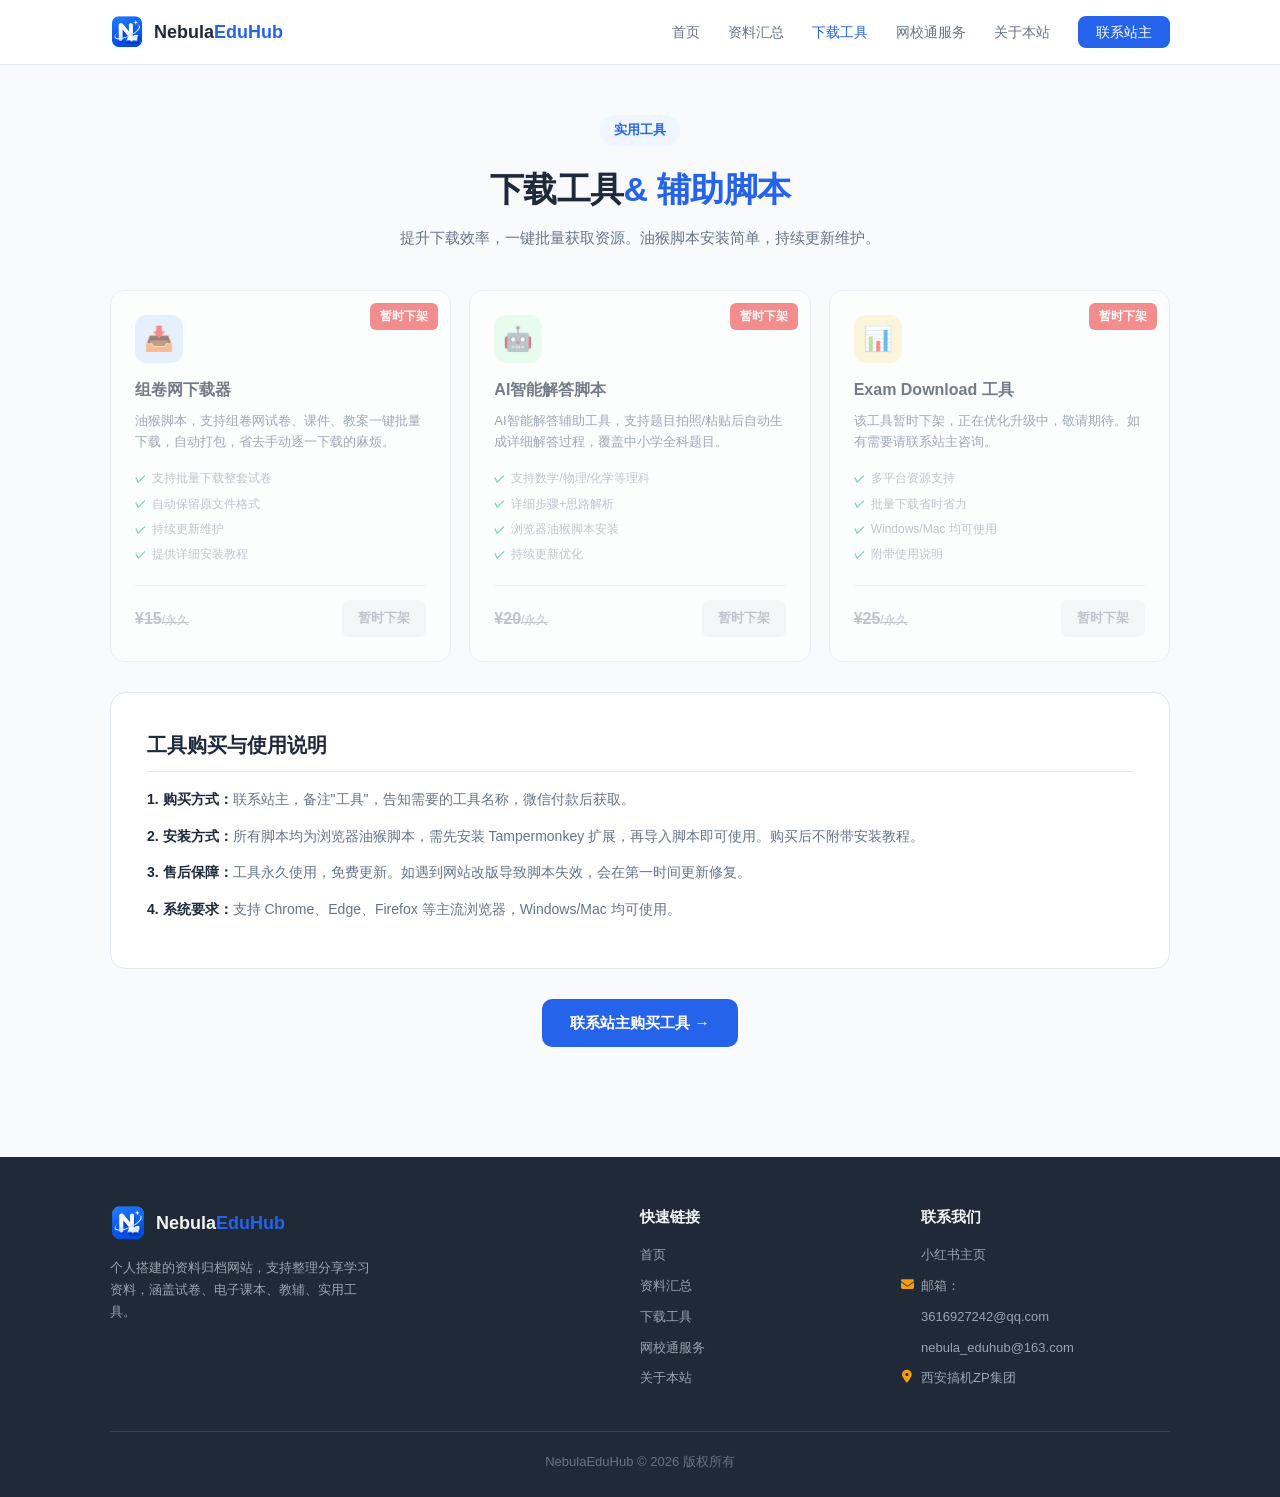
<file: tools.html>
<!DOCTYPE html>
<html lang="zh-CN">
<head>
    <meta charset="UTF-8">
    <meta name="viewport" content="width=device-width, initial-scale=1.0">
    <title>下载工具 - Nebula EduHub</title>
    <link rel="icon" href="favicon.ico" type="image/x-icon">
    <link rel="shortcut icon" href="favicon.ico" type="image/x-icon">
    <link rel="icon" type="image/png" href="images/logo.png">
    <link rel="apple-touch-icon" href="images/logo.png">
    <link rel="stylesheet" href="css/style.css">
    <link href="https://cdnjs.cloudflare.com/ajax/libs/font-awesome/6.7.2/css/all.min.css" rel="stylesheet">
</head>
<body>

<!-- 导航栏 -->
<nav class="navbar">
    <div class="container nav-inner">
        <a href="index.html" class="logo">
            <img src="images/logo.png" alt="NebulaEduHub" class="logo-icon">
            <span class="logo-text">Nebula<span>EduHub</span></span>
        </a>
        <ul class="nav-links" id="navLinks">
            <li><a href="index.html">首页</a></li>
            <li><a href="search.html">资料汇总</a></li>
            <li><a href="tools.html" class="active">下载工具</a></li>
            <li><a href="packages.html">网校通服务</a></li>
            <li><a href="about.html">关于本站</a></li>
            <li><a href="about.html#contact" class="nav-cta">联系站主</a></li>
        </ul>
        <button class="menu-toggle" onclick="toggleMenu()">☰</button>
    </div>
</nav>

<!-- 页面标题 -->
<section class="page-hero">
    <div class="container">
        <div class="badge">实用工具</div>
        <h1>下载工具<span>& 辅助脚本</span></h1>
        <p>提升下载效率，一键批量获取资源。油猴脚本安装简单，持续更新维护。</p>
    </div>
</section>

<!-- 工具卡片 -->
<section class="section" style="padding-top:10px;">
    <div class="container">
        <div class="tool-grid">
            <div class="tool-card" style="opacity:0.6;position:relative;">
                <div style="position:absolute;top:12px;right:12px;background:#ef4444;color:white;padding:4px 10px;border-radius:6px;font-size:12px;font-weight:600;z-index:1;">暂时下架</div>
                <div class="tool-icon" style="background:#dbeafe;">📥</div>
                <h4>组卷网下载器</h4>
                <p>油猴脚本，支持组卷网试卷、课件、教案一键批量下载，自动打包，省去手动逐一下载的麻烦。</p>
                <ul class="tool-features">
                    <li style="color:#9ca3af;">支持批量下载整套试卷</li>
                    <li style="color:#9ca3af;">自动保留原文件格式</li>
                    <li style="color:#9ca3af;">持续更新维护</li>
                    <li style="color:#9ca3af;">提供详细安装教程</li>
                </ul>
                <div class="tool-footer">
                    <span class="tool-price" style="color:#9ca3af;text-decoration:line-through;">¥15<small>/永久</small></span>
                    <span style="background:#f3f4f6;color:#9ca3af;padding:8px 16px;border-radius:7px;font-size:13px;font-weight:600;cursor:not-allowed;">暂时下架</span>
                </div>
            </div>

            <div class="tool-card" style="opacity:0.6;position:relative;">
                <div style="position:absolute;top:12px;right:12px;background:#ef4444;color:white;padding:4px 10px;border-radius:6px;font-size:12px;font-weight:600;z-index:1;">暂时下架</div>
                <div class="tool-icon" style="background:#dcfce7;">🤖</div>
                <h4>AI智能解答脚本</h4>
                <p>AI智能解答辅助工具，支持题目拍照/粘贴后自动生成详细解答过程，覆盖中小学全科题目。</p>
                <ul class="tool-features">
                    <li style="color:#9ca3af;">支持数学/物理/化学等理科</li>
                    <li style="color:#9ca3af;">详细步骤+思路解析</li>
                    <li style="color:#9ca3af;">浏览器油猴脚本安装</li>
                    <li style="color:#9ca3af;">持续更新优化</li>
                </ul>
                <div class="tool-footer">
                    <span class="tool-price" style="color:#9ca3af;text-decoration:line-through;">¥20<small>/永久</small></span>
                    <span style="background:#f3f4f6;color:#9ca3af;padding:8px 16px;border-radius:7px;font-size:13px;font-weight:600;cursor:not-allowed;">暂时下架</span>
                </div>
            </div>

            <div class="tool-card" style="opacity:0.6;position:relative;">
                <div style="position:absolute;top:12px;right:12px;background:#ef4444;color:white;padding:4px 10px;border-radius:6px;font-size:12px;font-weight:600;z-index:1;">暂时下架</div>
                <div class="tool-icon" style="background:#fef3c7;">📊</div>
                <h4>Exam Download 工具</h4>
                <p>该工具暂时下架，正在优化升级中，敬请期待。如有需要请联系站主咨询。</p>
                <ul class="tool-features">
                    <li style="color:#9ca3af;">多平台资源支持</li>
                    <li style="color:#9ca3af;">批量下载省时省力</li>
                    <li style="color:#9ca3af;">Windows/Mac 均可使用</li>
                    <li style="color:#9ca3af;">附带使用说明</li>
                </ul>
                <div class="tool-footer">
                    <span class="tool-price" style="color:#9ca3af;text-decoration:line-through;">¥25<small>/永久</small></span>
                    <span style="background:#f3f4f6;color:#9ca3af;padding:8px 16px;border-radius:7px;font-size:13px;font-weight:600;cursor:not-allowed;">暂时下架</span>
                </div>
            </div>
        </div>

        <!-- 工具说明 -->
        <div class="about-content" style="margin-top:30px;">
            <h3>工具购买与使用说明</h3>
            <p><strong>1. 购买方式：</strong>联系站主，备注"工具"，告知需要的工具名称，微信付款后获取。</p>
            <p><strong>2. 安装方式：</strong>所有脚本均为浏览器油猴脚本，需先安装 Tampermonkey 扩展，再导入脚本即可使用。购买后不附带安装教程。</p>
            <p><strong>3. 售后保障：</strong>工具永久使用，免费更新。如遇到网站改版导致脚本失效，会在第一时间更新修复。</p>
            <p><strong>4. 系统要求：</strong>支持 Chrome、Edge、Firefox 等主流浏览器，Windows/Mac 均可使用。</p>
        </div>

        <div style="text-align:center;margin-top:30px;">
            <a href="about.html#contact" class="btn btn-primary">联系站主购买工具 →</a>
        </div>
    </div>
</section>

<!-- 页脚 -->
<footer class="footer-new">
    <div class="container">
        <div class="footer-grid">
            <div class="footer-col">
                <div class="footer-brand">
                    <img src="images/logo.png" alt="NebulaEduHub" class="logo-icon">
                    <span>Nebula<span>EduHub</span></span>
                </div>
                <p class="footer-desc">个人搭建的资料归档网站，支持整理分享学习资料，涵盖试卷、电子课本、教辅、实用工具。</p>
            </div>
            <div class="footer-col">
                <h4 class="footer-title">快速链接</h4>
                <ul class="footer-list">
                    <li><a href="index.html">首页</a></li>
                    <li><a href="search.html">资料汇总</a></li>
                    <li><a href="tools.html">下载工具</a></li>
                    <li><a href="packages.html">网校通服务</a></li>
                    <li><a href="about.html">关于本站</a></li>
                </ul>
            </div>
            <div class="footer-col">
                <h4 class="footer-title">联系我们</h4>
                <ul class="footer-list">
                    <li><a href="https://xhslink.cn/m/7uavnstEfuR" target="_blank">小红书主页</a></li>
                    <li><i class="fa-solid fa-envelope footer-icon"></i>邮箱：
                    <li>3616927242@qq.com</li>
                    <li>nebula_eduhub@163.com</li>
                     <li><i class="fa-solid fa-location-dot footer-icon"></i>西安搞机ZP集团</li>
                </ul>
            </div>
        </div>
        <div class="footer-bottom">
            <p>NebulaEduHub © 2026 版权所有</p>
        </div>
    </div>
</footer>

<script src="js/main.js"></script>
</body>
</html>
</file>
<file: css/style.css>
* { margin: 0; padding: 0; box-sizing: border-box; }

:root {
  --primary: #2563eb;
  --primary-dark: #1d4ed8;
  --primary-light: #eff6ff;
  --accent: #f59e0b;
  --accent-dark: #d97706;
  --accent-light: #fffbeb;
  --text: #1e293b;
  --text-secondary: #64748b;
  --text-muted: #94a3b8;
  --bg: #f8fafc;
  --card: #ffffff;
  --border: #e2e8f0;
  --success: #10b981;
  --success-light: #dcfce7;
  --danger: #ef4444;
  --radius: 14px;
  --radius-sm: 10px;
  --shadow: 0 1px 3px rgba(0,0,0,0.06);
  --shadow-hover: 0 8px 24px rgba(0,0,0,0.08);
}

body {
  font-family: -apple-system, BlinkMacSystemFont, "PingFang SC", "Helvetica Neue", "Microsoft YaHei", sans-serif;
  background: var(--bg);
  color: var(--text);
  line-height: 1.6;
  -webkit-font-smoothing: antialiased;
}

.container {
  max-width: 1100px;
  margin: 0 auto;
  padding: 0 20px;
}

a { color: var(--primary); text-decoration: none; }
a:hover { text-decoration: underline; }

.navbar {
  background: rgba(255,255,255,0.95);
  backdrop-filter: blur(10px);
  -webkit-backdrop-filter: blur(10px);
  border-bottom: 1px solid var(--border);
  position: sticky;
  top: 0;
  z-index: 100;
}
.nav-inner {
  display: flex;
  align-items: center;
  justify-content: space-between;
  height: 64px;
}
.logo {
  font-size: 18px;
  font-weight: 700;
  color: var(--text);
  display: flex;
  align-items: center;
  gap: 10px;
  text-decoration: none;
}
.logo:hover { text-decoration: none; }
.logo-icon {
  width: 34px;
  height: 34px;
  border-radius: 9px;
  object-fit: cover;
  display: block;
}
.logo-text span { color: var(--primary); }
.nav-links {
  display: flex;
  gap: 28px;
  list-style: none;
  align-items: center;
}
.nav-links a {
  color: var(--text-secondary);
  font-size: 14px;
  font-weight: 500;
  transition: color 0.2s;
  text-decoration: none;
}
.nav-links a:hover, .nav-links a.active { color: var(--primary); font-size: 14px; font-weight: 500; }
.nav-cta {
  background: var(--primary);
  color: white !important;
  padding: 8px 18px;
  border-radius: 8px;
  font-size: 14px;
  font-weight: 600;
  transition: background 0.2s;
}
.nav-cta:hover { background: var(--primary-dark); text-decoration: none; }
.menu-toggle {
  display: none;
  background: none;
  border: none;
  font-size: 22px;
  cursor: pointer;
  color: var(--text);
  padding: 4px 8px;
}

.page-hero {
  padding: 50px 0 30px;
  text-align: center;
}
.page-hero .badge {
  display: inline-flex;
  align-items: center;
  gap: 6px;
  background: var(--primary-light);
  color: var(--primary);
  padding: 5px 14px;
  border-radius: 20px;
  font-size: 13px;
  font-weight: 600;
  margin-bottom: 16px;
}
.page-hero h1 {
  font-size: 34px;
  font-weight: 800;
  margin-bottom: 10px;
  letter-spacing: -0.5px;
}
.page-hero h1 span { color: var(--primary); }
.page-hero p {
  font-size: 15px;
  color: var(--text-secondary);
  max-width: 560px;
  margin: 0 auto;
}

.hero {
  position: relative;
  min-height: calc(100vh - 64px);
  display: flex;
  align-items: center;
  padding: 60px 0;
  text-align: center;
  background-image: url('../images/hero-bg.jpg');
  background-size: cover;
  background-position: center;
  background-repeat: no-repeat;
  overflow: hidden;
}
.hero::before {
  content: '';
  position: absolute;
  top: 0;
  left: 0;
  right: 0;
  bottom: 0;
  background: rgba(255, 255, 255, 0.7);
  z-index: 1;
}
.hero .container {
  position: relative;
  z-index: 2;
  width: 100%;
}
.hero-badge {
  display: inline-flex;
  align-items: center;
  gap: 6px;
  background: var(--primary-light);
  color: var(--primary);
  padding: 6px 16px;
  border-radius: 20px;
  font-size: 13px;
  font-weight: 600;
  margin-bottom: 20px;
}
.hero h1 {
  font-size: 42px;
  font-weight: 800;
  line-height: 1.25;
  margin-bottom: 16px;
  letter-spacing: -0.5px;
  font-family: 'Inter', system-ui, sans-serif;
}
.hero h1 span { color: var(--primary); font-size: clamp(1.2rem, 2vw, 1.8rem); font-family: 'Inter', system-ui, sans-serif; font-weight: 600; display: block; text-align: center; margin-top: 16px; }
.hero p {
  font-size: 16px;
  color: var(--text-secondary);
  max-width: 600px;
  margin: 0 auto 28px;
  line-height: 1.8;
}
.hero-buttons {
  display: flex;
  gap: 14px;
  justify-content: center;
  flex-wrap: wrap;
}

.btn {
  display: inline-flex;
  align-items: center;
  gap: 6px;
  padding: 12px 28px;
  border-radius: var(--radius-sm);
  font-size: 15px;
  font-weight: 600;
  text-decoration: none;
  transition: all 0.2s;
  cursor: pointer;
  border: none;
  font-family: inherit;
}
.btn:hover { text-decoration: none; }
.btn-primary {
  background: var(--primary);
  color: white;
}
.btn-primary:hover {
  background: var(--primary-dark);
  transform: translateY(-1px);
  box-shadow: 0 4px 12px rgba(37,99,235,0.3);
}
.btn-outline {
  background: white;
  color: var(--text);
  border: 1px solid var(--border);
}
.btn-outline:hover {
  border-color: var(--primary);
  color: var(--primary);
}
.btn-accent {
  background: var(--accent);
  color: white;
}
.btn-accent:hover {
  background: var(--accent-dark);
  transform: translateY(-1px);
}
.btn-sm {
  padding: 8px 18px;
  font-size: 13px;
  border-radius: 8px;
}

.stats {
  display: grid;
  grid-template-columns: repeat(3, 1fr);
  gap: 20px;
  max-width: 700px;
  margin: 0 auto 60px;
}
.stat-card {
  background: white;
  border: 1px solid var(--border);
  border-radius: var(--radius);
  padding: 24px 16px;
  text-align: center;
}
.stat-number {
  font-size: 28px;
  font-weight: 800;
  color: var(--primary);
  margin-bottom: 4px;
  line-height: 1.3;
}
.stat-number sup {
  font-size: 16px;
  vertical-align: super;
  margin-left: 1px;
}
.stat-label {
  font-size: 13px;
  color: var(--text-secondary);
}

.section {
  padding: 50px 0;
}
.section-alt {
  background: white;
  border-top: 1px solid var(--border);
  border-bottom: 1px solid var(--border);
}
.section-header {
  text-align: center;
  margin-bottom: 36px;
}
.section-tag {
  display: inline-block;
  font-size: 13px;
  font-weight: 600;
  color: var(--primary);
  background: var(--primary-light);
  padding: 4px 12px;
  border-radius: 6px;
  margin-bottom: 10px;
}
.section-title {
  font-size: 28px;
  font-weight: 700;
  margin-bottom: 8px;
}
.section-desc {
  font-size: 15px;
  color: var(--text-secondary);
}

.featured-card {
  background: white;
  border: 1px solid var(--border);
  border-radius: 18px;
  padding: 36px;
  display: grid;
  grid-template-columns: 1fr auto;
  gap: 30px;
  align-items: center;
  position: relative;
  overflow: hidden;
}
.featured-card::before {
  content: '';
  position: absolute;
  top: 0; left: 0; right: 0;
  height: 4px;
  background: linear-gradient(90deg, var(--primary), #7c3aed);
}
.featured-badge {
  display: inline-flex;
  align-items: center;
  gap: 4px;
  background: var(--accent-light);
  color: var(--accent-dark);
  padding: 4px 10px;
  border-radius: 6px;
  font-size: 12px;
  font-weight: 600;
  margin-bottom: 12px;
}
.featured-card h3 {
  font-size: 22px;
  font-weight: 700;
  margin-bottom: 8px;
}
.featured-card > div > p {
  font-size: 14px;
  color: var(--text-secondary);
  margin-bottom: 16px;
}
.featured-list {
  list-style: none;
  display: grid;
  grid-template-columns: 1fr 1fr;
  gap: 8px 20px;
}
.featured-list li {
  font-size: 13px;
  color: var(--text-secondary);
  display: flex;
  align-items: center;
  gap: 6px;
}
.featured-list li::before {
  content: '✓';
  color: var(--success);
  font-weight: 700;
  font-size: 12px;
}
.featured-price {
  text-align: center;
  padding: 20px 28px;
  background: var(--primary-light);
  border-radius: var(--radius);
  min-width: 170px;
}
.featured-price .label {
  font-size: 12px;
  color: var(--text-secondary);
  margin-bottom: 4px;
}
.featured-price .amount {
  font-size: 28px;
  font-weight: 800;
  color: var(--primary);
}
.featured-price .amount small {
  font-size: 14px;
  font-weight: 500;
}
.featured-price .btn {
  margin-top: 12px;
  width: 100%;
  justify-content: center;
  font-size: 13px;
  padding: 10px 16px;
}

.filter-tabs {
  display: flex;
  gap: 8px;
  justify-content: center;
  flex-wrap: wrap;
  margin-bottom: 28px;
}
.filter-tab {
  padding: 6px 16px;
  border-radius: 20px;
  font-size: 13px;
  font-weight: 500;
  background: white;
  border: 1px solid var(--border);
  color: var(--text-secondary);
  cursor: pointer;
  transition: all 0.2s;
  font-family: inherit;
}
.filter-tab:hover { border-color: var(--primary); color: var(--primary); }
.filter-tab.active {
  background: var(--primary);
  border-color: var(--primary);
  color: white;
}

/* 筛选栏（search页用） */
.filter-bar {
  background: white;
  border: 1px solid var(--border);
  border-radius: var(--radius);
  padding: 20px 24px;
  margin-bottom: 24px;
  display: flex;
  gap: 12px;
  flex-wrap: wrap;
  align-items: flex-end;
}
.filter-bar .field {
  display: flex;
  flex-direction: column;
  gap: 4px;
}
.filter-bar label {
  font-size: 12px;
  color: var(--text-muted);
  font-weight: 500;
}
.filter-bar select, .filter-bar input {
  padding: 8px 12px;
  border: 1px solid var(--border);
  border-radius: 8px;
  font-size: 14px;
  color: var(--text);
  background: white;
  font-family: inherit;
  min-width: 130px;
}
.filter-bar select:focus, .filter-bar input:focus {
  outline: none;
  border-color: var(--primary);
  box-shadow: 0 0 0 3px rgba(37,99,235,0.1);
}
.filter-bar .btn { align-self: flex-end; }

.resource-grid {
  display: grid;
  grid-template-columns: repeat(3, 1fr);
  gap: 18px;
}
.resource-card {
  background: white;
  border: 1px solid var(--border);
  border-radius: var(--radius);
  padding: 22px;
  transition: all 0.25s;
  display: flex;
  flex-direction: column;
}
.resource-card:hover {
  transform: translateY(-3px);
  box-shadow: var(--shadow-hover);
  border-color: #cbd5e1;
}
.resource-icon {
  width: 44px;
  height: 44px;
  border-radius: 10px;
  display: flex;
  align-items: center;
  justify-content: center;
  font-size: 22px;
  margin-bottom: 14px;
}
.resource-type {
  display: inline-block;
  font-size: 11px;
  font-weight: 600;
  padding: 2px 8px;
  border-radius: 4px;
  margin-bottom: 8px;
}
.type-free { background: var(--success-light); color: var(--success); }
.type-paid { background: var(--accent-light); color: var(--accent-dark); }
.resource-card h4 {
  font-size: 15px;
  font-weight: 600;
  margin-bottom: 6px;
  line-height: 1.4;
}
.resource-meta {
  display: flex;
  gap: 10px;
  font-size: 12px;
  color: var(--text-muted);
  margin-bottom: 10px;
  flex-wrap: wrap;
}
.resource-desc {
  font-size: 13px;
  color: var(--text-secondary);
  line-height: 1.6;
  margin-bottom: 16px;
  flex: 1;
}
.resource-footer {
  display: flex;
  align-items: center;
  justify-content: space-between;
  padding-top: 14px;
  border-top: 1px solid var(--border);
}
.resource-price {
  font-size: 18px;
  font-weight: 700;
}
.resource-price.free { color: var(--success); }
.resource-price.paid { color: var(--accent-dark); }
.resource-btn {
  padding: 6px 14px;
  border-radius: 7px;
  font-size: 12px;
  font-weight: 600;
  text-decoration: none;
  cursor: pointer;
  border: none;
  transition: all 0.2s;
  font-family: inherit;
}
.btn-get {
  background: var(--primary-light);
  color: var(--primary);
}
.btn-get:hover { background: var(--primary); color: white; text-decoration: none; }
.btn-buy {
  background: var(--accent);
  color: white;
}
.btn-buy:hover { background: var(--accent-dark); text-decoration: none; }

/* 资料列表（search页用，更紧凑） */
.resource-list {
  display: flex;
  flex-direction: column;
  gap: 12px;
}
.resource-row {
  background: white;
  border: 1px solid var(--border);
  border-radius: var(--radius-sm);
  padding: 18px 22px;
  display: flex;
  align-items: center;
  gap: 16px;
  transition: all 0.2s;
}
.resource-row:hover {
  border-color: var(--primary);
  box-shadow: 0 2px 8px rgba(37,99,235,0.08);
}
.resource-row .icon {
  width: 42px;
  height: 42px;
  border-radius: 10px;
  display: flex;
  align-items: center;
  justify-content: center;
  font-size: 20px;
  flex-shrink: 0;
}
.resource-row .body { flex: 1; min-width: 0; }
.resource-row h4 {
  font-size: 15px;
  font-weight: 600;
  margin-bottom: 4px;
}
.resource-row .tags {
  display: flex;
  gap: 6px;
  flex-wrap: wrap;
}
.resource-row .tag {
  font-size: 11px;
  padding: 2px 8px;
  border-radius: 4px;
  background: var(--bg);
  color: var(--text-secondary);
  font-weight: 500;
}
.resource-row .note {
  font-size: 12px;
  color: var(--text-muted);
  margin-top: 4px;
}
.resource-row .action {
  flex-shrink: 0;
}
.list-tip {
  text-align: center;
  font-size: 13px;
  color: var(--text-muted);
  margin-top: 20px;
  padding: 16px;
  background: white;
  border: 1px dashed var(--border);
  border-radius: var(--radius-sm);
}

.pricing-wrap {
  background: white;
  border: 1px solid var(--border);
  border-radius: 16px;
  padding: 30px;
  margin-bottom: 24px;
}
.pricing-wrap h3 {
  font-size: 18px;
  font-weight: 700;
  margin-bottom: 6px;
  text-align: center;
}
.pricing-wrap .sub {
  text-align: center;
  font-size: 13px;
  color: var(--text-secondary);
  margin-bottom: 24px;
}
.pricing-table {
  width: 100%;
  border-collapse: collapse;
  font-size: 14px;
}
.pricing-table th, .pricing-table td {
  padding: 14px 16px;
  text-align: center;
  border-bottom: 1px solid var(--border);
}
.pricing-table th {
  background: var(--bg);
  font-weight: 600;
  color: var(--text-secondary);
  font-size: 13px;
}
.pricing-table th:first-child { text-align: left; }
.pricing-table td:first-child { text-align: left; font-weight: 500; }
.pricing-table tr:last-child td { border-bottom: none; }
.pricing-table .highlight {
  color: var(--primary);
  font-weight: 700;
}
.pricing-notes {
  background: var(--accent-light);
  border: 1px solid #fde68a;
  border-radius: 12px;
  padding: 20px 24px;
}
.pricing-notes h4 {
  font-size: 14px;
  font-weight: 700;
  color: var(--accent-dark);
  margin-bottom: 10px;
}
.pricing-notes ol {
  padding-left: 20px;
  font-size: 13px;
  color: var(--text-secondary);
  line-height: 1.9;
}
.pricing-notes strong { color: var(--text); }

/* 套餐卡片（packages页可选） */
.package-grid {
  display: grid;
  grid-template-columns: repeat(3, 1fr);
  gap: 20px;
  margin-bottom: 30px;
}
.package-card {
  background: white;
  border: 1px solid var(--border);
  border-radius: 16px;
  padding: 28px 24px;
  text-align: center;
  position: relative;
  transition: all 0.25s;
}
.package-card:hover {
  transform: translateY(-4px);
  box-shadow: var(--shadow-hover);
}
.package-card.featured {
  border-color: var(--primary);
  box-shadow: 0 4px 20px rgba(37,99,235,0.12);
}
.package-card .badge {
  position: absolute;
  top: -10px;
  left: 50%;
  transform: translateX(-50%);
  background: var(--primary);
  color: white;
  font-size: 11px;
  font-weight: 600;
  padding: 4px 14px;
  border-radius: 20px;
}
.package-card h4 {
  font-size: 17px;
  font-weight: 700;
  margin-bottom: 6px;
}
.package-card .desc {
  font-size: 13px;
  color: var(--text-muted);
  margin-bottom: 18px;
}
.package-card .price {
  font-size: 32px;
  font-weight: 800;
  color: var(--primary);
  margin-bottom: 4px;
}
.package-card .price small {
  font-size: 14px;
  font-weight: 500;
  color: var(--text-muted);
}
.package-card .unit {
  font-size: 12px;
  color: var(--text-muted);
  margin-bottom: 20px;
}
.package-card ul {
  list-style: none;
  text-align: left;
  margin-bottom: 24px;
}
.package-card li {
  font-size: 13px;
  color: var(--text-secondary);
  padding: 5px 0;
  display: flex;
  align-items: center;
  gap: 8px;
}
.package-card li::before {
  content: '✓';
  color: var(--success);
  font-weight: 700;
}
.package-card .btn {
  width: 100%;
  justify-content: center;
}

.tool-grid {
  display: grid;
  grid-template-columns: repeat(3, 1fr);
  gap: 18px;
}
.tool-card {
  background: white;
  border: 1px solid var(--border);
  border-radius: var(--radius);
  padding: 24px;
  position: relative;
  transition: all 0.25s;
}
.tool-card:hover {
  transform: translateY(-3px);
  box-shadow: var(--shadow-hover);
}
.tool-tag {
  position: absolute;
  top: 16px; right: 16px;
  font-size: 11px;
  font-weight: 600;
  padding: 3px 8px;
  border-radius: 5px;
}
.tag-hot { background: #fee2e2; color: var(--danger); }
.tag-new { background: #dbeafe; color: var(--primary); }
.tool-icon {
  width: 48px;
  height: 48px;
  border-radius: 12px;
  display: flex;
  align-items: center;
  justify-content: center;
  font-size: 24px;
  margin-bottom: 14px;
}
.tool-card h4 {
  font-size: 16px;
  font-weight: 600;
  margin-bottom: 8px;
}
.tool-card > p {
  font-size: 13px;
  color: var(--text-secondary);
  line-height: 1.6;
  margin-bottom: 14px;
}
.tool-features {
  list-style: none;
  margin-bottom: 18px;
}
.tool-features li {
  font-size: 12px;
  color: var(--text-secondary);
  padding: 3px 0;
  display: flex;
  align-items: center;
  gap: 6px;
}
.tool-features li::before {
  content: '✓';
  color: var(--success);
  font-weight: 700;
  font-size: 11px;
}
.tool-footer {
  display: flex;
  align-items: center;
  justify-content: space-between;
  padding-top: 14px;
  border-top: 1px solid var(--border);
}
.tool-price {
  font-size: 16px;
  font-weight: 700;
  color: var(--accent-dark);
}
.tool-price small {
  font-size: 12px;
  font-weight: 500;
  color: var(--text-muted);
}

.steps {
  display: grid;
  grid-template-columns: repeat(4, 1fr);
  gap: 16px;
}
.step-card {
  background: white;
  border: 1px solid var(--border);
  border-radius: var(--radius);
  padding: 24px 20px;
  text-align: center;
}
.step-number {
  width: 36px;
  height: 36px;
  background: var(--primary);
  color: white;
  border-radius: 50%;
  display: flex;
  align-items: center;
  justify-content: center;
  font-size: 16px;
  font-weight: 700;
  margin: 0 auto 14px;
}
.step-card h4 {
  font-size: 15px;
  font-weight: 600;
  margin-bottom: 6px;
}
.step-card p {
  font-size: 12px;
  color: var(--text-secondary);
  line-height: 1.6;
}

.contact-grid {
  display: grid;
  grid-template-columns: repeat(3, 1fr);
  gap: 18px;
}
.contact-card {
  background: white;
  border: 1px solid var(--border);
  border-radius: var(--radius);
  padding: 28px 24px;
  text-align: center;
  transition: all 0.25s;
}
.contact-card:hover {
  border-color: var(--primary);
  box-shadow: 0 4px 16px rgba(37,99,235,0.1);
}
.contact-icon {
  width: 52px;
  height: 52px;
  border-radius: 14px;
  display: flex;
  align-items: center;
  justify-content: center;
  font-size: 26px;
  margin: 0 auto 14px;
}
.contact-card .label {
  font-size: 13px;
  color: var(--text-secondary);
  margin-bottom: 4px;
}
.contact-card .value {
  font-size: 17px;
  font-weight: 700;
  margin-bottom: 4px;
  word-break: break-all;
}
.contact-card .hint {
  font-size: 12px;
  color: var(--text-muted);
}
.contact-card .btn {
  margin-top: 14px;
  font-size: 13px;
  padding: 8px 18px;
}

/* 关于页内容 */
.about-content {
  background: white;
  border: 1px solid var(--border);
  border-radius: 16px;
  padding: 36px;
  margin-bottom: 24px;
}
.about-content h3 {
  font-size: 20px;
  font-weight: 700;
  margin-bottom: 14px;
  padding-bottom: 10px;
  border-bottom: 1px solid var(--border);
}
.about-content h4 {
  font-size: 16px;
  font-weight: 600;
  margin: 24px 0 10px;
  color: var(--text);
}
.about-content p {
  font-size: 14px;
  color: var(--text-secondary);
  line-height: 1.9;
  margin-bottom: 10px;
}
.about-content ul {
  padding-left: 20px;
  margin-bottom: 14px;
}
.about-content li {
  font-size: 14px;
  color: var(--text-secondary);
  line-height: 1.9;
}
.about-content strong { color: var(--text); }

/* 搜索框 */
.search-hero {
  max-width: 600px;
  margin: 0 auto 30px;
}
.search-input-wrap {
  display: flex;
  background: white;
  border: 1px solid var(--border);
  border-radius: 12px;
  padding: 6px;
  gap: 6px;
  transition: all 0.2s;
}
.search-input-wrap:focus-within {
  border-color: var(--primary);
  box-shadow: 0 0 0 3px rgba(37,99,235,0.1);
}
.search-input-wrap input {
  flex: 1;
  border: none;
  outline: none;
  padding: 10px 14px;
  font-size: 15px;
  color: var(--text);
  background: transparent;
  font-family: inherit;
}
.search-input-wrap input::placeholder { color: var(--text-muted); }
.search-input-wrap .btn { padding: 10px 24px; }

footer {
  background: #1e293b;
  color: #94a3b8;
  padding: 36px 0 30px;
  margin-top: 40px;
}
.footer-inner {
  display: flex;
  justify-content: space-between;
  align-items: center;
  flex-wrap: wrap;
  gap: 16px;
}
.footer-logo {
  color: white;
  font-weight: 700;
  font-size: 16px;
  display: flex;
  align-items: center;
  gap: 10px;
  text-decoration: none;
}
.footer-logo:hover { text-decoration: none; }
.footer-logo .logo-icon {
  width: 28px;
  height: 28px;
  font-size: 14px;
}
.footer-text {
  font-size: 13px;
}
.footer-links {
  display: flex;
  gap: 20px;
  font-size: 13px;
}
.footer-links a {
  color: #94a3b8;
  text-decoration: none;
}
.footer-links a:hover { color: white; }

@media (max-width: 900px) {
  .resource-grid, .tool-grid, .contact-grid, .package-grid {
    grid-template-columns: repeat(2, 1fr);
  }
  .steps { grid-template-columns: repeat(2, 1fr); }
  .featured-card { grid-template-columns: 1fr; }
  .featured-price { width: 100%; }
}

@media (max-width: 640px) {
  .nav-links { display: none; }
  .nav-cta { display: none; }
  .menu-toggle { display: block; }
  .nav-links.mobile-open {
    display: flex;
    flex-direction: column;
    position: absolute;
    top: 64px; left: 0; right: 0;
    background: white;
    padding: 16px 20px;
    border-bottom: 1px solid var(--border);
    gap: 14px;
    align-items: flex-start;
  }
  .nav-links.mobile-open .nav-cta {
    display: inline-block;
    margin-top: 4px;
  }
  .hero h1 { font-size: 30px; }
  .hero { padding: 40px 0 30px; }
  .page-hero h1 { font-size: 26px; }
  .stats { grid-template-columns: 1fr; gap: 12px; }
  .resource-grid, .tool-grid, .contact-grid, .steps, .package-grid {
    grid-template-columns: 1fr;
  }
  .section-title { font-size: 22px; }
  .featured-list { grid-template-columns: 1fr; }
  .pricing-table { font-size: 12px; }
  .pricing-table th, .pricing-table td { padding: 10px 8px; }
  .filter-bar { flex-direction: column; align-items: stretch; }
  .filter-bar select, .filter-bar input { width: 100%; }
  .resource-row { flex-direction: column; align-items: flex-start; }
  .resource-row .action { width: 100%; }
  .resource-row .action .btn { width: 100%; justify-content: center; }
  .about-content { padding: 24px 20px; }
  .footer-inner { flex-direction: column; text-align: center; }
}

.footer-new {
    background: #1f2937;
    color: #9ca3af;
    padding: 48px 0 24px;
    margin-top: 60px;
}
.footer-grid {
    display: grid;
    grid-template-columns: 2fr 1fr 1fr;
    gap: 32px;
    margin-bottom: 32px;
}
.footer-col {
    display: flex;
    flex-direction: column;
}
.footer-brand {
    display: flex;
    align-items: center;
    gap: 10px;
    margin-bottom: 16px;
    font-size: 18px;
    font-weight: 700;
    color: #f3f4f6;
}
.footer-brand .logo-icon {
    width: 36px;
    height: 36px;
    border-radius: 8px;
    object-fit: cover;
    display: block;
}
.footer-brand span span {
    color: var(--primary);
}
.footer-desc {
    font-size: 13px;
    line-height: 1.7;
    color: #9ca3af;
    margin: 0;
    max-width: 260px;
}
.footer-title {
    font-size: 15px;
    font-weight: 700;
    color: #f3f4f6;
    margin-bottom: 16px;
}
.footer-list {
    list-style: none;
    padding: 0;
    margin: 0;
}
.footer-list li {
    margin-bottom: 10px;
    font-size: 13px;
    position: relative;
}
.footer-list a {
    color: #9ca3af;
    text-decoration: none;
    transition: color 0.2s;
}
.footer-list a:hover {
    color: #60a5fa;
}
.footer-bottom {
    border-top: 1px solid #374151;
    padding-top: 20px;
    text-align: center;
    font-size: 13px;
    color: #6b7280;
}
.footer-bottom p {
    margin: 0;
}
@media (max-width: 768px) {
    .footer-grid {
        grid-template-columns: repeat(2, 1fr);
        gap: 24px;
    }
}
@media (max-width: 480px) {
    .footer-grid {
        grid-template-columns: 1fr;
    }
}

/* 页脚联系图标 */
.footer-icon {
    color: var(--accent);
    position: absolute;
    left: -22px;
    top: 2px;
    width: 16px;
    text-align: center;
}
</file>
